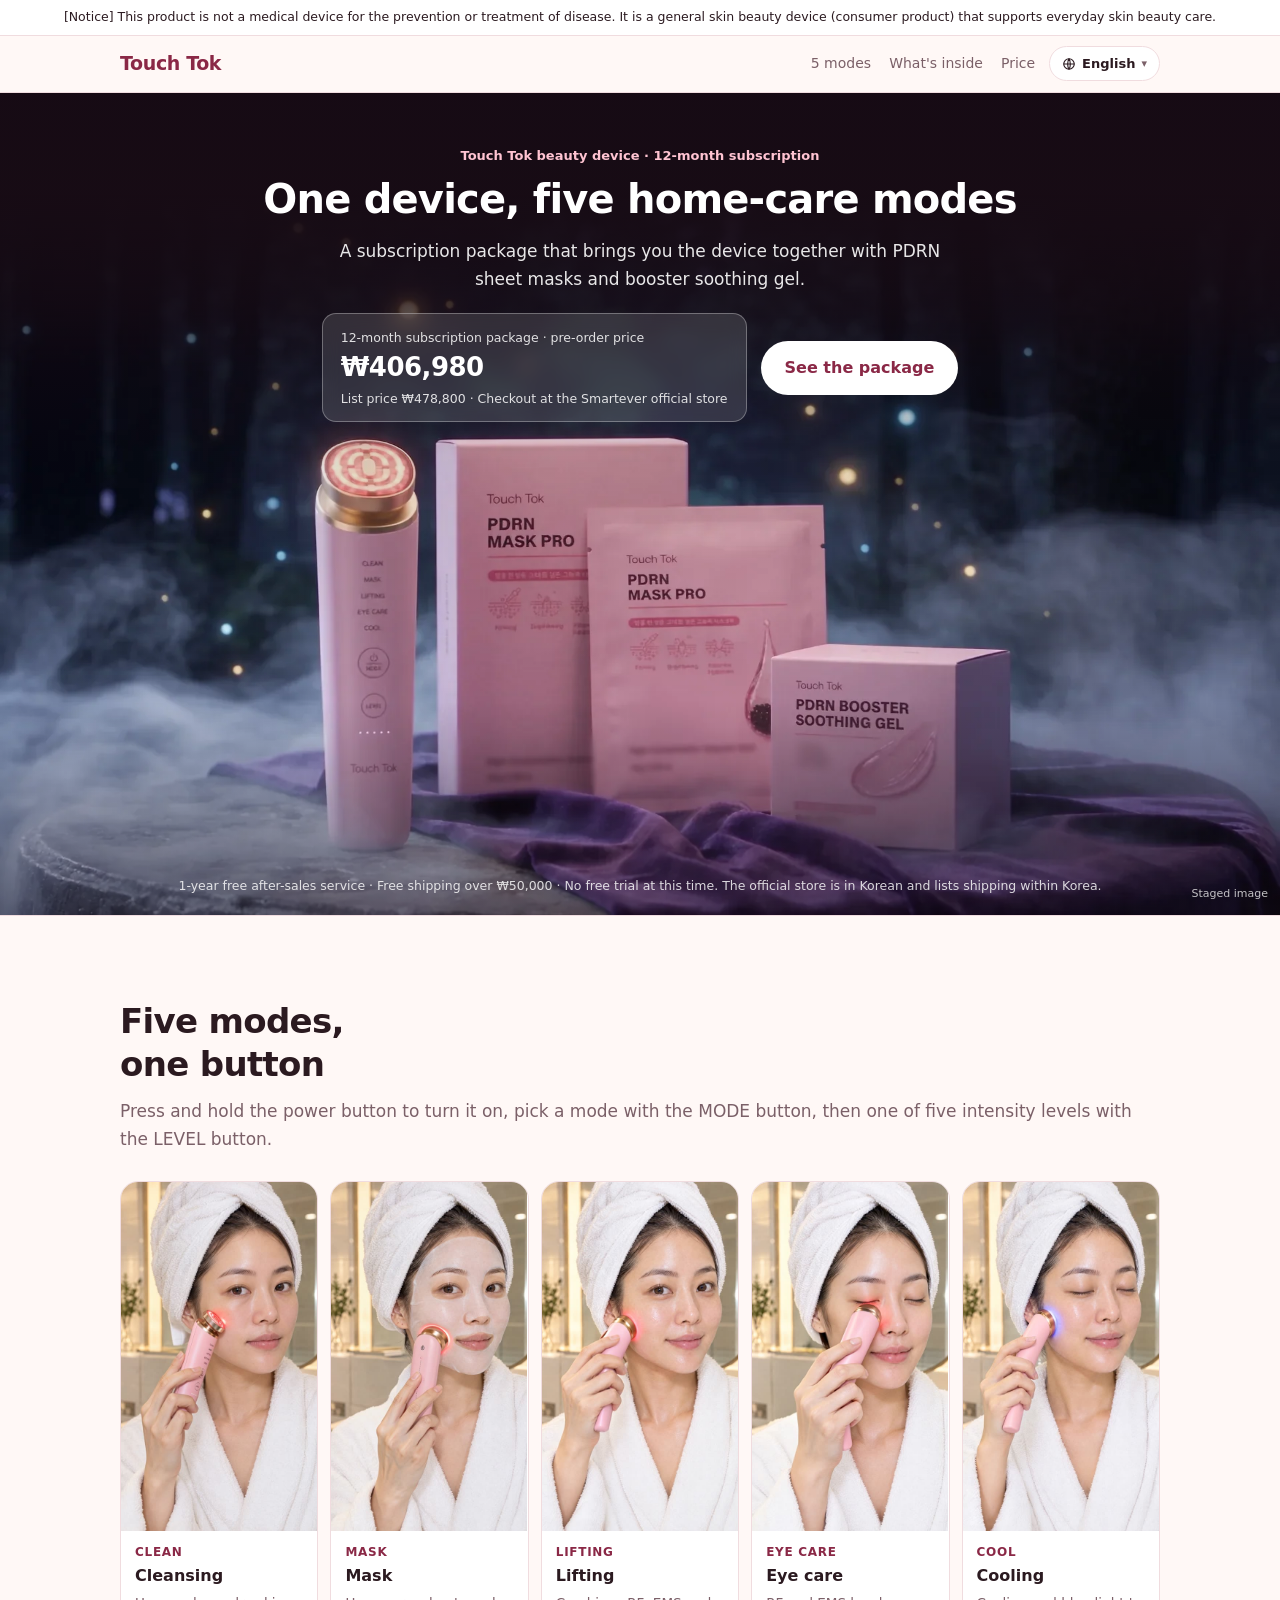
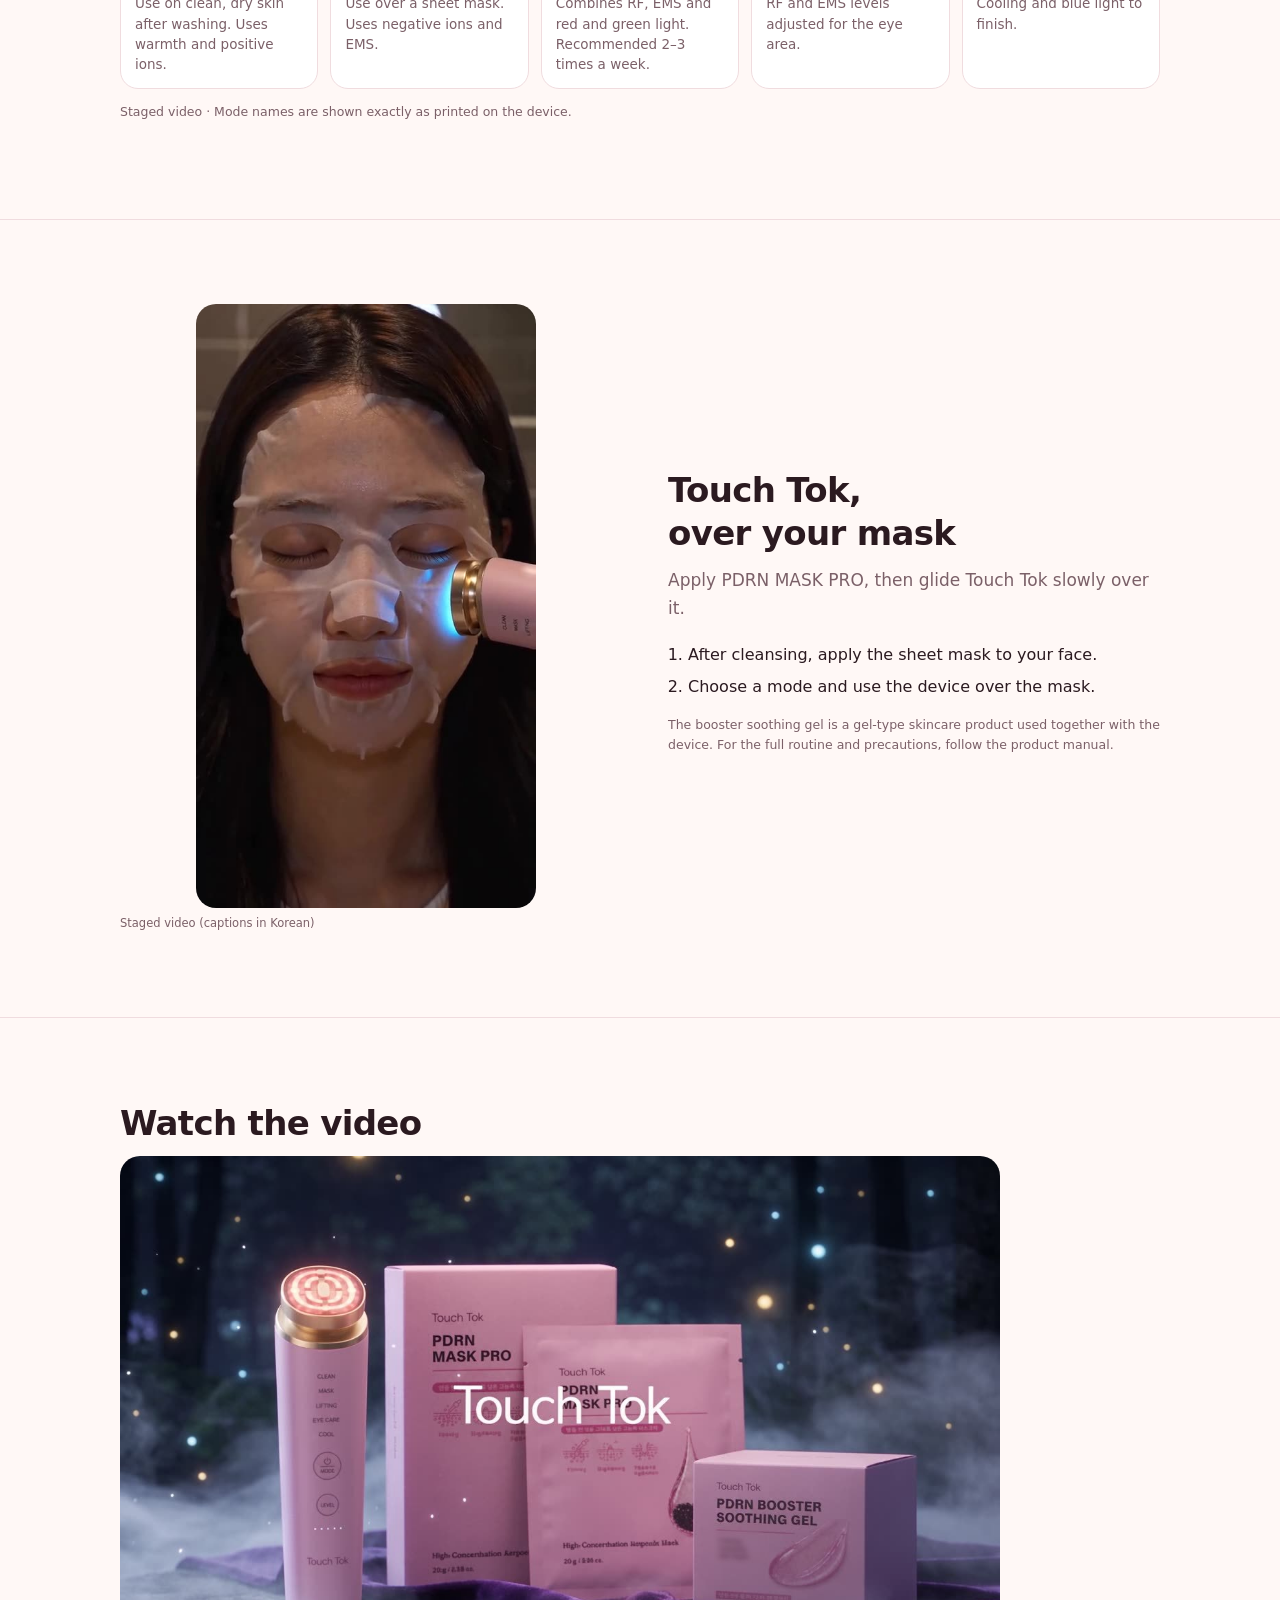
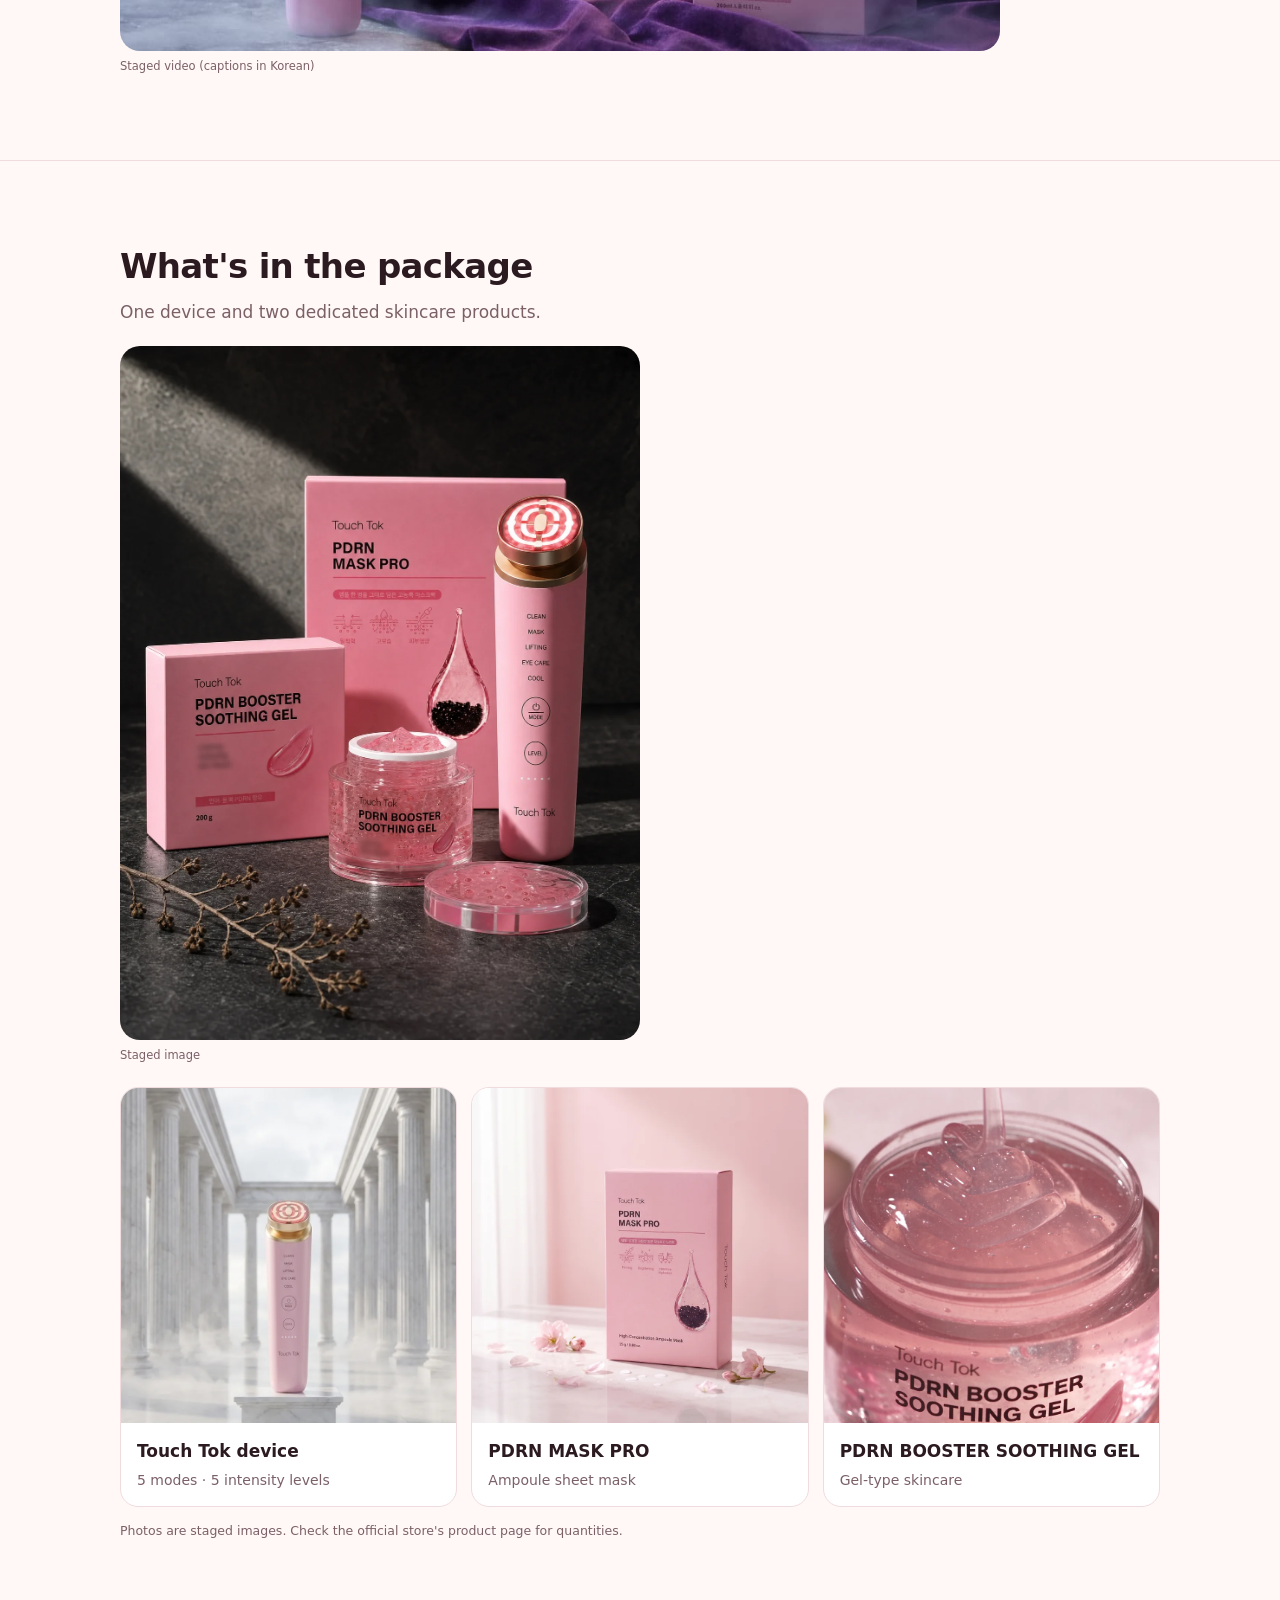
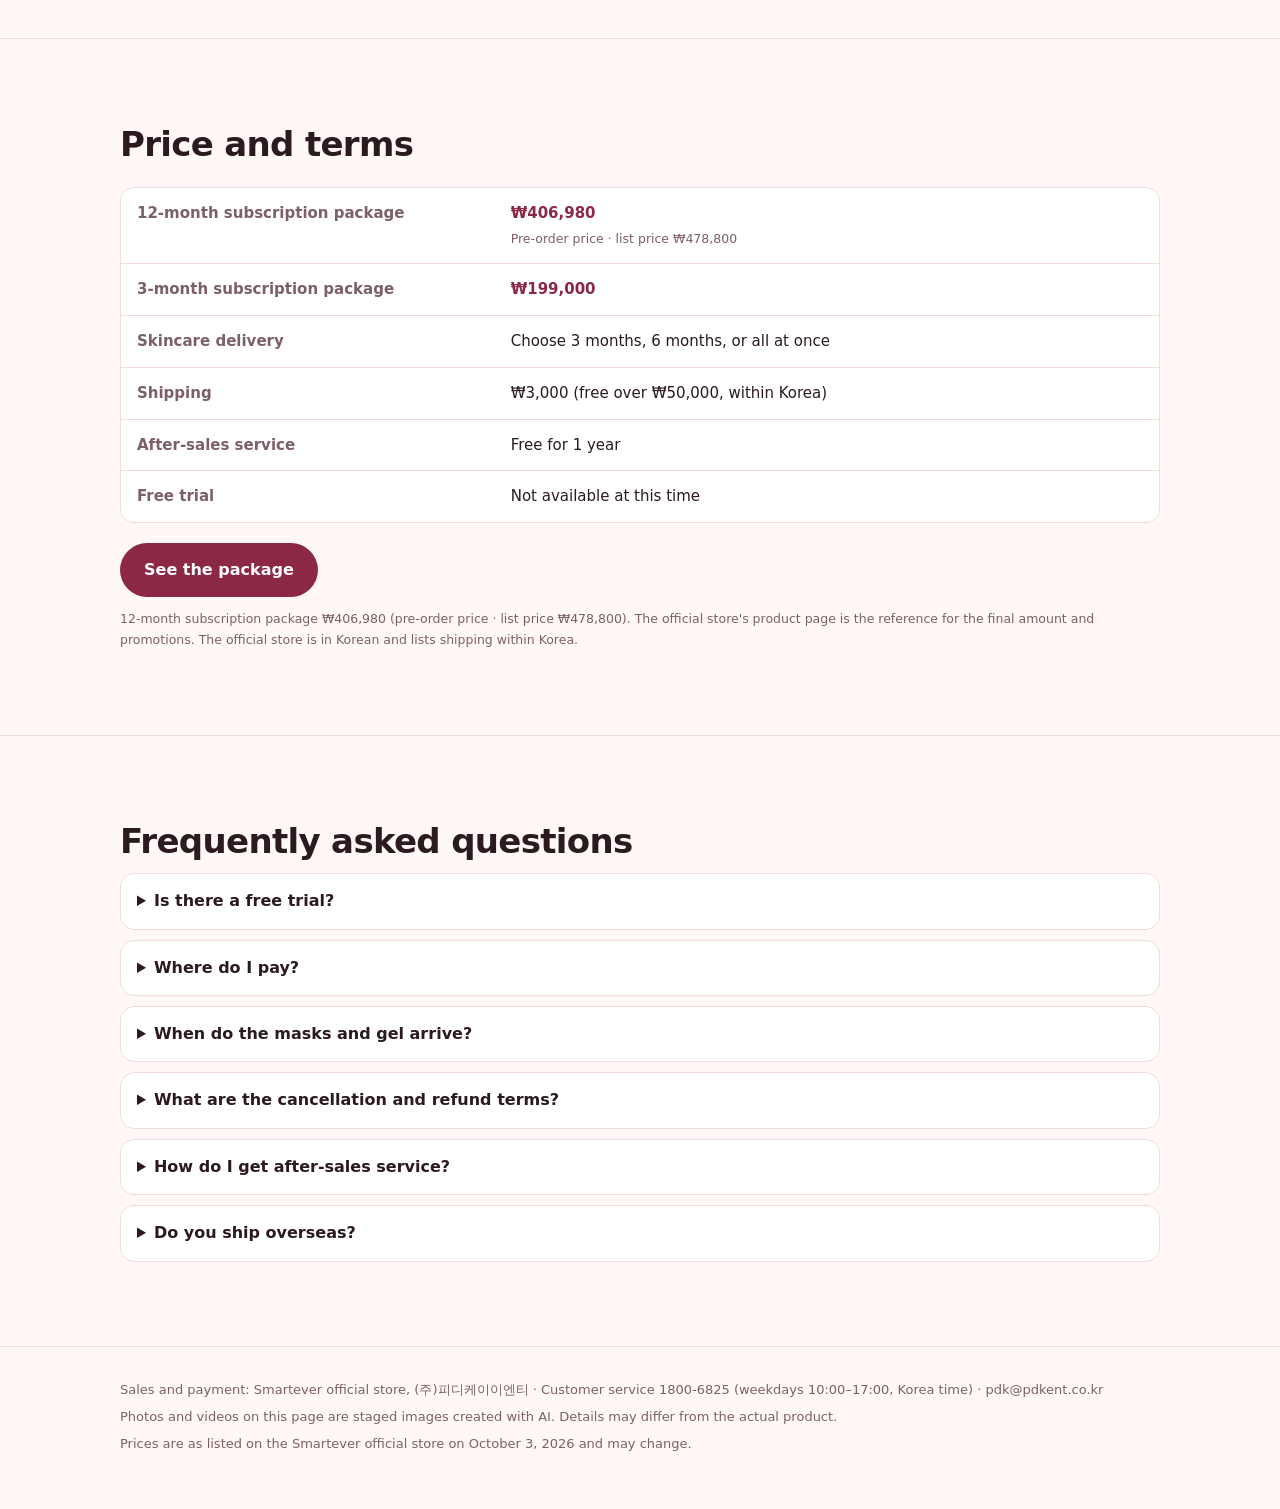
<file: en/index.html>
<!doctype html>
<html lang="en"><head><meta charset="utf-8"><meta name="viewport" content="width=device-width,initial-scale=1">
<title>Touch Tok | One device, five home-care modes</title><meta name="description" content="A 12-month subscription package: the Touch Tok beauty device with PDRN sheet masks and booster soothing gel."><link rel="canonical" href="https://touchtok.kr/en/"><meta property="og:url" content="https://touchtok.kr/en/"><link rel="alternate" hreflang="ko" href="https://touchtok.kr/"><link rel="alternate" hreflang="en" href="https://touchtok.kr/en/"><link rel="alternate" hreflang="ja" href="https://touchtok.kr/ja/"><link rel="alternate" hreflang="zh-Hans" href="https://touchtok.kr/zh/"><link rel="alternate" hreflang="es" href="https://touchtok.kr/es/"><link rel="alternate" hreflang="vi" href="https://touchtok.kr/vi/"><link rel="alternate" hreflang="x-default" href="https://touchtok.kr/">
<meta property="og:type" content="website"><meta property="og:title" content="Touch Tok | One device, five home-care modes"><meta property="og:description" content="A 12-month subscription package: the Touch Tok beauty device with PDRN sheet masks and booster soothing gel."><meta property="og:image" content="https://touchtok.kr/assets/og.jpg?v=5">
<link rel="stylesheet" href="../assets/site.css?v=5"></head><body><p class="legal">[Notice] This product is not a medical device for the prevention or treatment of disease. It is a general skin beauty device (consumer product) that supports everyday skin beauty care.</p>
<header class="top"><div class="w"><a class="logo" href="./">Touch Tok</a><nav><a class="pc" href="#modes">5 modes</a><a class="pc" href="#set">What's inside</a><a href="#price">Price</a></nav>
<details class="lang"><summary aria-label="Language"><svg width="14" height="14" viewBox="0 0 24 24" fill="none" stroke="currentColor" stroke-width="2" aria-hidden="true"><circle cx="12" cy="12" r="9"/><path d="M3 12h18M12 3c3 3.2 3 14.8 0 18M12 3c-3 3.2-3 14.8 0 18"/></svg>English</summary><div><a href="../" lang="ko">한국어</a><a href="../en/" lang="en" aria-current="page">English</a><a href="../ja/" lang="ja">日本語</a><a href="../zh/" lang="zh-Hans">简体中文</a><a href="../es/" lang="es">Español</a><a href="../vi/" lang="vi">Tiếng Việt</a></div></details></div></header>
<main>
<section class="hero"><picture class="hbg"><source media="(min-width:800px)" srcset="../img/hero-wide.webp"><img src="../img/hero-tall.webp" alt="Touch Tok device, PDRN MASK PRO, PDRN BOOSTER SOOTHING GEL"></picture><span class="hcap">Staged image</span>
<div class="w">
<div class="eyebrow">Touch Tok beauty device · 12-month subscription</div>
<h1>One device, <br>five home-care modes</h1>
<p class="lead">A subscription package that brings you the device together with PDRN sheet masks and booster soothing gel.</p>
<div class="hbuy"><div class="price"><span class="fine">12-month subscription package · pre-order price</span><b>₩406,980</b><span class="fine">List price ₩478,800 · Checkout at the Smartever official store</span></div><a class="btn" href="https://smartever.co.kr/product/detail.html?product_no=33">See the package</a></div>
<p class="fine">1-year free after-sales service · Free shipping over ₩50,000 · No free trial at this time. The official store is in Korean and lists shipping within Korea.</p></div></section>
<section id="modes"><div class="w">
<h2>Five modes,<br>one button</h2>
<p class="lead">Press and hold the power button to turn it on, pick a mode with the MODE button, then one of five intensity levels with the LEVEL button.</p>
<ul class="mrow"><li><div class="shot"><video data-auto src="../img/mode-clean.mp4" poster="../img/mode-clean.jpg" aria-label="CLEAN · Cleansing" muted loop playsinline preload="none"></video></div><span class="en">CLEAN</span><b>Cleansing</b><p>Use on clean, dry skin after washing. Uses warmth and positive ions.</p></li><li><div class="shot"><video data-auto src="../img/mode-mask.mp4" poster="../img/mode-mask.jpg" aria-label="MASK · Mask" muted loop playsinline preload="none"></video></div><span class="en">MASK</span><b>Mask</b><p>Use over a sheet mask. Uses negative ions and EMS.</p></li><li><div class="shot"><video data-auto src="../img/mode-lifting.mp4" poster="../img/mode-lifting.jpg" aria-label="LIFTING · Lifting" muted loop playsinline preload="none"></video></div><span class="en">LIFTING</span><b>Lifting</b><p>Combines RF, EMS and red and green light. Recommended 2–3 times a week.</p></li><li><div class="shot"><video data-auto src="../img/mode-eyecare.mp4" poster="../img/mode-eyecare.jpg" aria-label="EYE CARE · Eye care" muted loop playsinline preload="none"></video></div><span class="en">EYE CARE</span><b>Eye care</b><p>RF and EMS levels adjusted for the eye area.</p></li><li><div class="shot"><video data-auto src="../img/mode-cool.mp4" poster="../img/mode-cool.jpg" aria-label="COOL · Cooling" muted loop playsinline preload="none"></video></div><span class="en">COOL</span><b>Cooling</b><p>Cooling and blue light to finish.</p></li></ul><p class="fine">Staged video · Mode names are shown exactly as printed on the device.</p></div></section>
<section id="how"><div class="w two"><figure><div class="shot v9"><video src="../img/use.mp4" poster="../img/use.jpg" aria-label="Using Touch Tok over a sheet mask" autoplay muted loop playsinline preload="metadata"></video></div><figcaption>Staged video (captions in Korean)</figcaption></figure><div>
<h2>Touch Tok,<br>over your mask</h2>
<p class="lead">Apply PDRN MASK PRO, then glide Touch Tok slowly over it.</p>
<ol><li>After cleansing, apply the sheet mask to your face.</li><li>Choose a mode and use the device over the mask.</li></ol>
<p class="fine">The booster soothing gel is a gel-type skincare product used together with the device. For the full routine and precautions, follow the product manual.</p></div></div></section>
<section><div class="w"><h2>Watch the video</h2><div class="film"><figure><div class="shot v16"><video src="../img/film.mp4" poster="../img/film.jpg" aria-label="The Touch Tok set and how it is used" autoplay muted loop playsinline preload="metadata"></video></div><figcaption>Staged video (captions in Korean)</figcaption></figure></div></div></section>
<section id="set"><div class="w"><h2>What's in the package</h2><p class="lead">One device and two dedicated skincare products.</p>
<div class="setfig"><figure><div class="shot a34"><img src="../img/set.webp" alt="Touch Tok device, PDRN MASK PRO, PDRN BOOSTER SOOTHING GEL" loading="lazy"></div><figcaption>Staged image</figcaption></figure></div>
<div class="cards"><div class="card"><div class="ph"><img src="../img/device2.webp" alt="Touch Tok device" loading="lazy"></div><div class="tx"><h3>Touch Tok device</h3><p>5 modes · 5 intensity levels</p></div></div><div class="card"><div class="ph"><img src="../img/mask.webp" alt="PDRN MASK PRO" loading="lazy"></div><div class="tx"><h3>PDRN MASK PRO</h3><p>Ampoule sheet mask</p></div></div><div class="card"><div class="ph"><img src="../img/gel.webp" alt="PDRN BOOSTER SOOTHING GEL" loading="lazy"></div><div class="tx"><h3>PDRN BOOSTER SOOTHING GEL</h3><p>Gel-type skincare</p></div></div></div>
<p class="fine">Photos are staged images. Check the official store's product page for quantities.</p></div></section>
<section id="price"><div class="w"><h2>Price and terms</h2>
<table><tr><th>12-month subscription package</th><td><b>₩406,980</b><br><span class="fine">Pre-order price · list price ₩478,800</span></td></tr>
<tr><th>3-month subscription package</th><td><b>₩199,000</b></td></tr>
<tr><th>Skincare delivery</th><td>Choose 3 months, 6 months, or all at once</td></tr>
<tr><th>Shipping</th><td>₩3,000 (free over ₩50,000, within Korea)</td></tr>
<tr><th>After-sales service</th><td>Free for 1 year</td></tr>
<tr><th>Free trial</th><td>Not available at this time</td></tr></table>
<a class="btn" href="https://smartever.co.kr/product/detail.html?product_no=33">See the package</a>
<p class="fine" style="margin:12px 0 0">12-month subscription package ₩406,980 (pre-order price · list price ₩478,800). The official store's product page is the reference for the final amount and promotions. The official store is in Korean and lists shipping within Korea.</p></div></section>
<section class="faq"><div class="w"><h2>Frequently asked questions</h2><details><summary>Is there a free trial?</summary><p>Not at this time.</p></details><details><summary>Where do I pay?</summary><p>At the Smartever official store (smartever.co.kr). The button below opens the product page. The store is in Korean.</p></details><details><summary>When do the masks and gel arrive?</summary><p>When ordering, you choose delivery over 3 months, 6 months, or all at once.</p></details><details><summary>What are the cancellation and refund terms?</summary><p>They follow the notice on the official store's product page. For questions, contact customer service at 1800-6825 (weekdays 10:00–17:00, Korea time).</p></details><details><summary>How do I get after-sales service?</summary><p>Purchases from the official seller come with 1 year of free after-sales service.</p></details><details><summary>Do you ship overseas?</summary><p>The official store currently lists shipping within Korea. If you are ordering from abroad, please check the product page first.</p></details></div></section>
</main>
<footer><div class="w"><p>Sales and payment: Smartever official store, (주)피디케이이엔티 · Customer service 1800-6825 (weekdays 10:00–17:00, Korea time) · pdk@pdkent.co.kr</p><p>Photos and videos on this page are staged images created with AI. Details may differ from the actual product.</p><p>Prices are as listed on the Smartever official store on October 3, 2026 and may change.</p></div></footer>
<div class="sticky"><a class="btn" href="https://smartever.co.kr/product/detail.html?product_no=33">See the package · ₩406,980</a></div>
<script>(function(){var v=[].slice.call(document.querySelectorAll("video[data-auto]"));if(!("IntersectionObserver" in window)){v.forEach(function(x){x.controls=true});return}var o=new IntersectionObserver(function(es){es.forEach(function(e){if(e.isIntersecting){var p=e.target.play();if(p&&p.catch)p.catch(function(){})}else e.target.pause()})},{threshold:.5});v.forEach(function(x){o.observe(x)})})()</script></body></html>
</file>
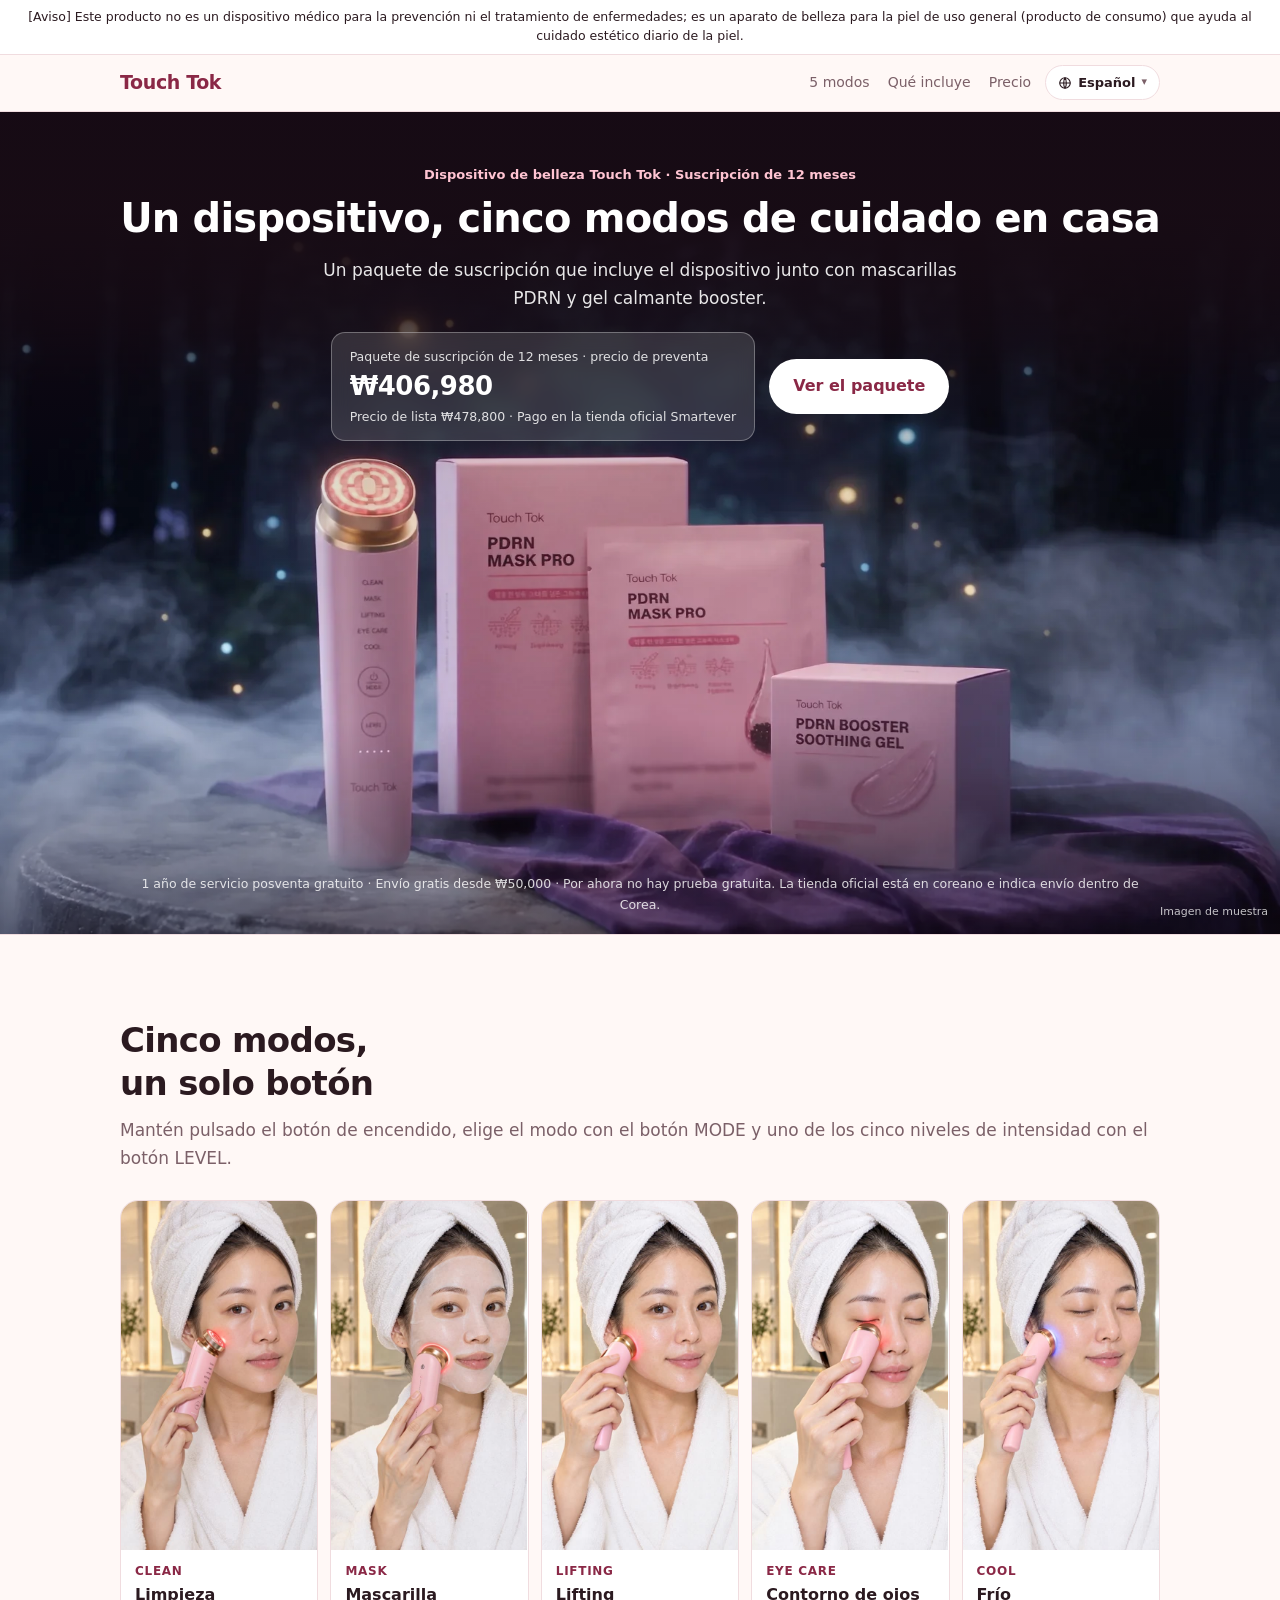
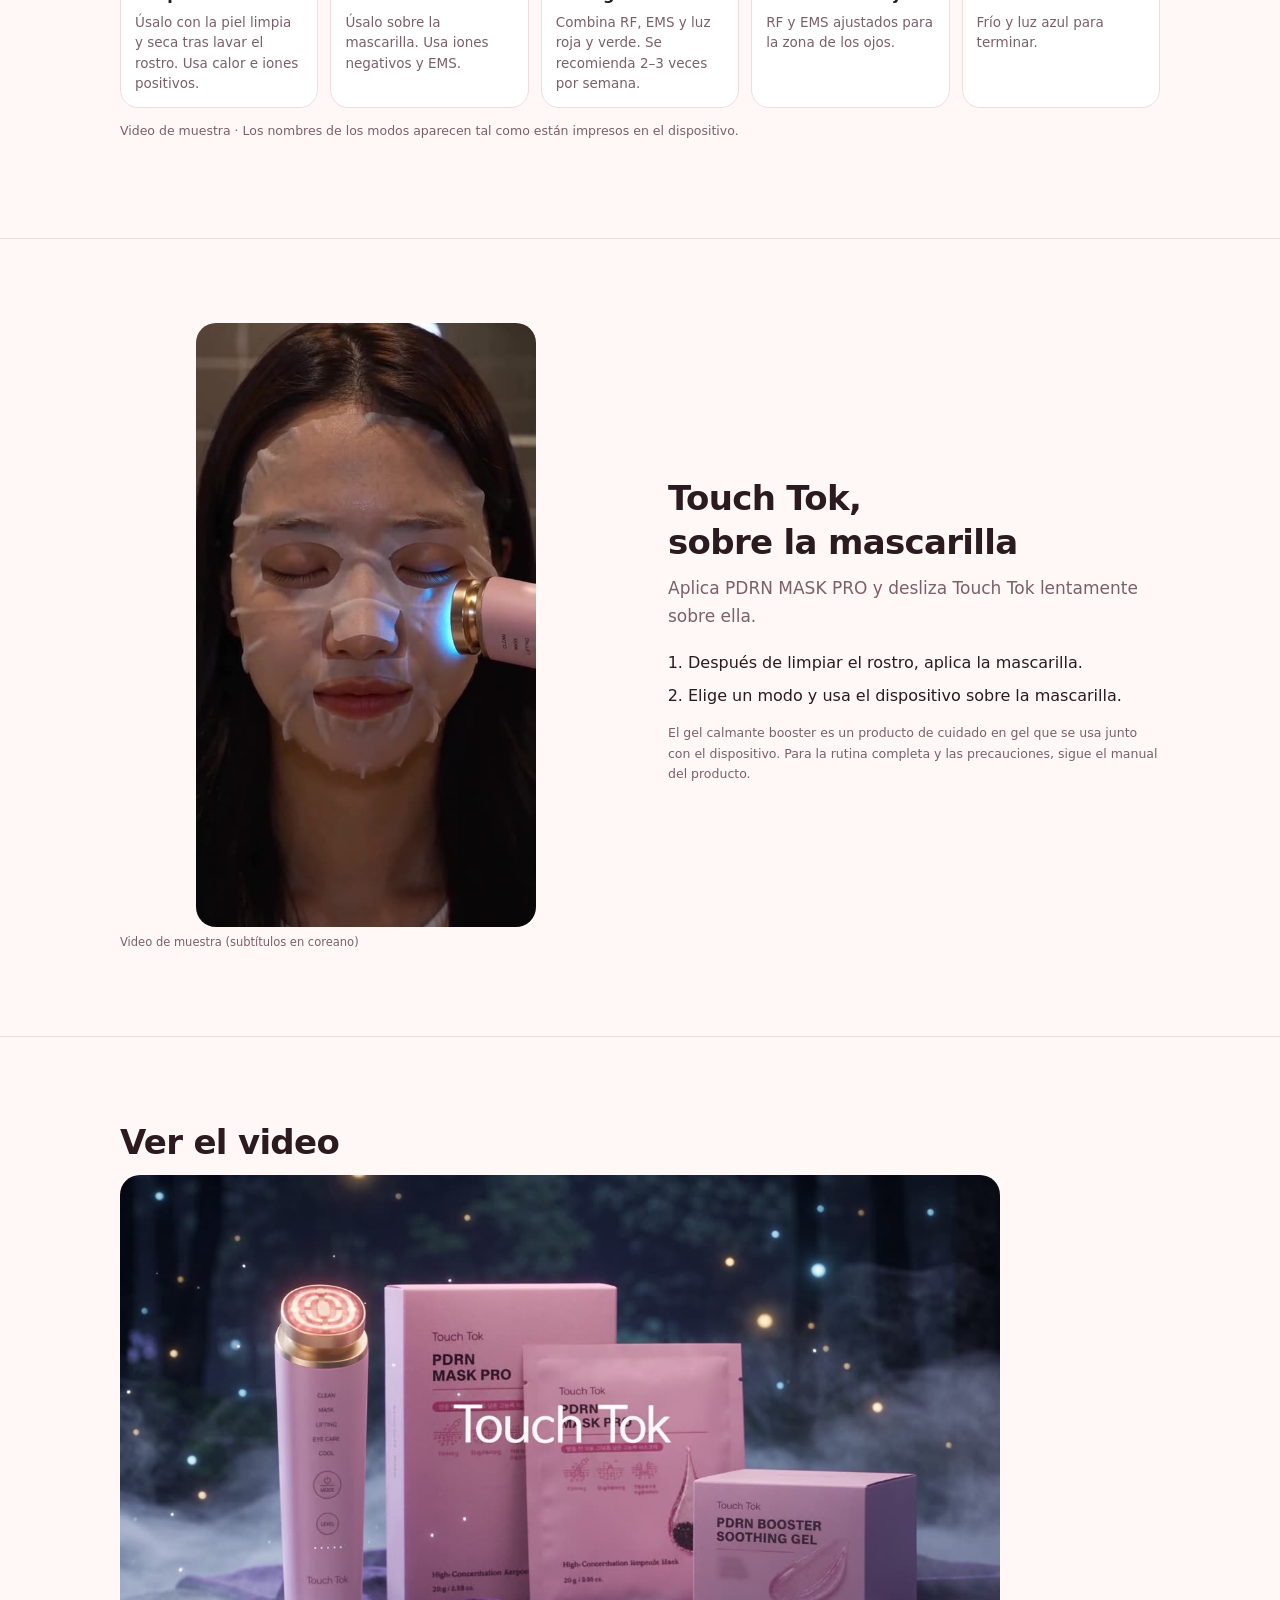
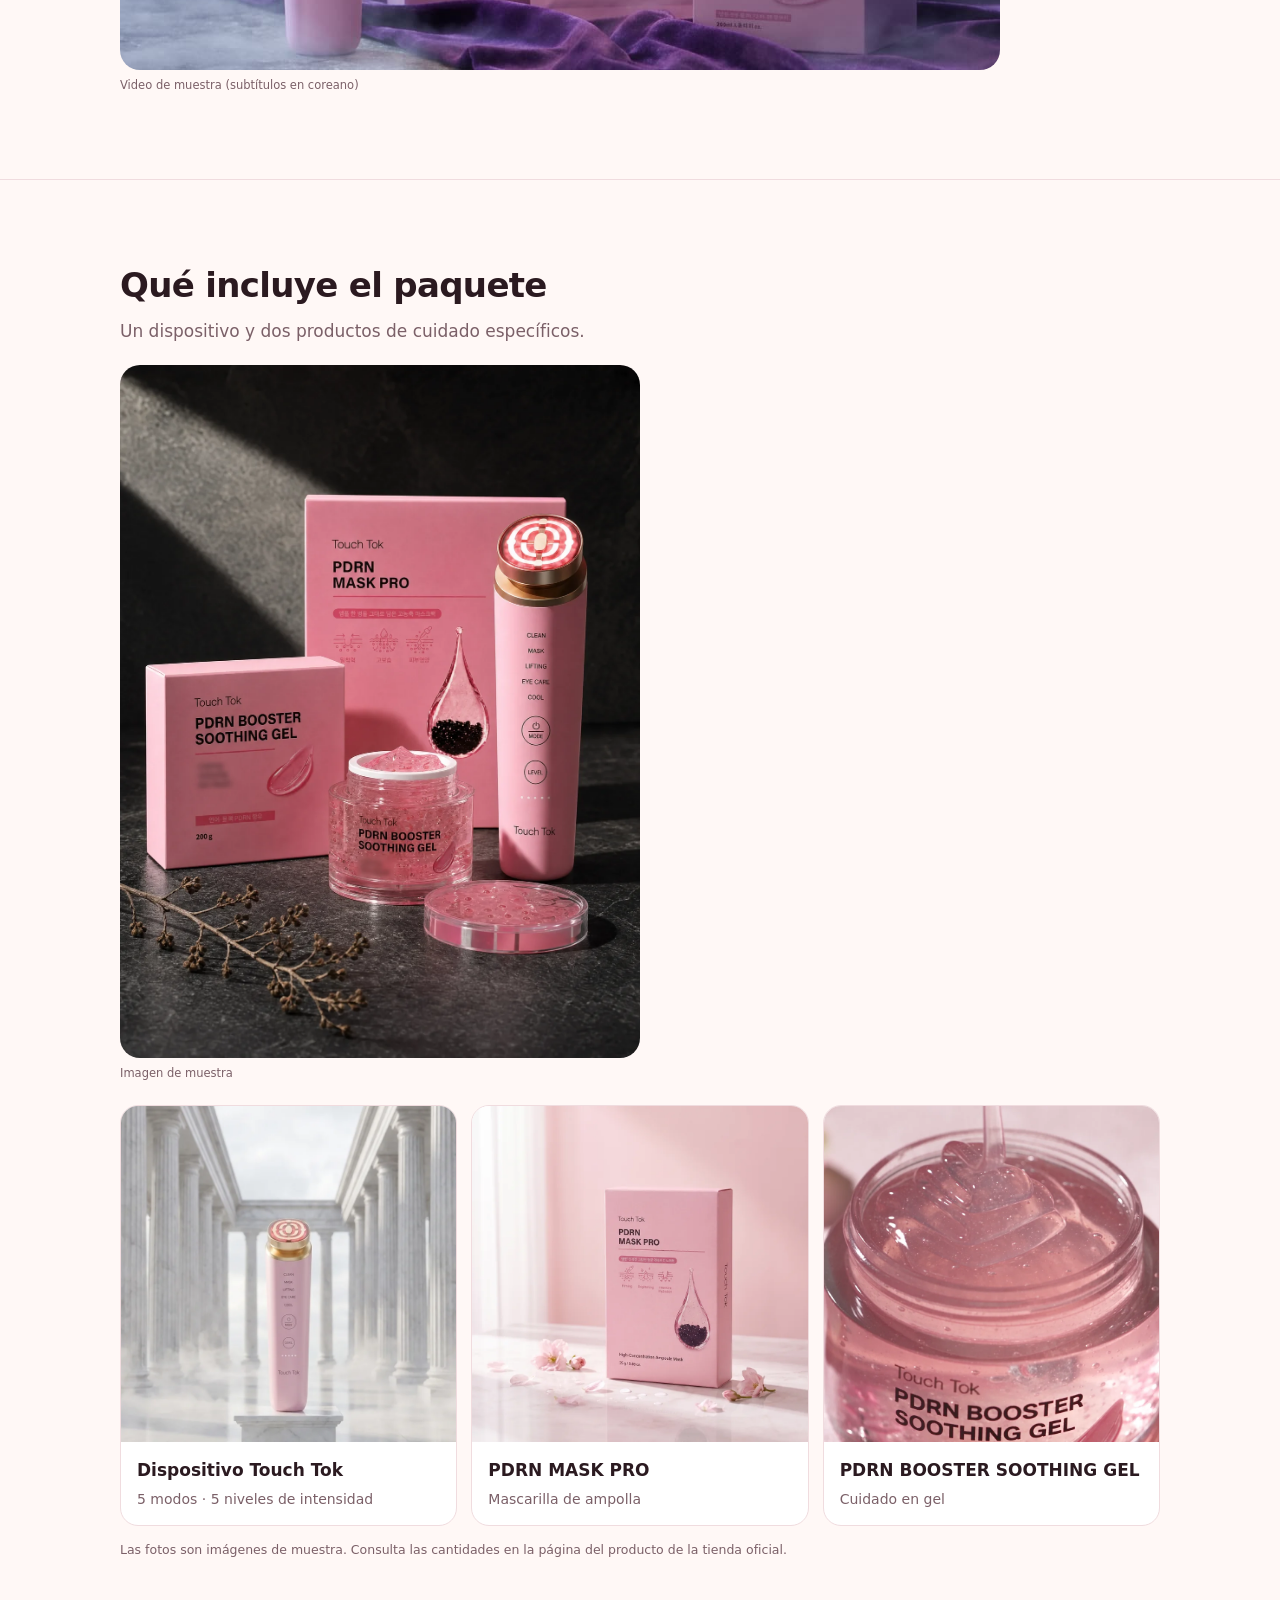
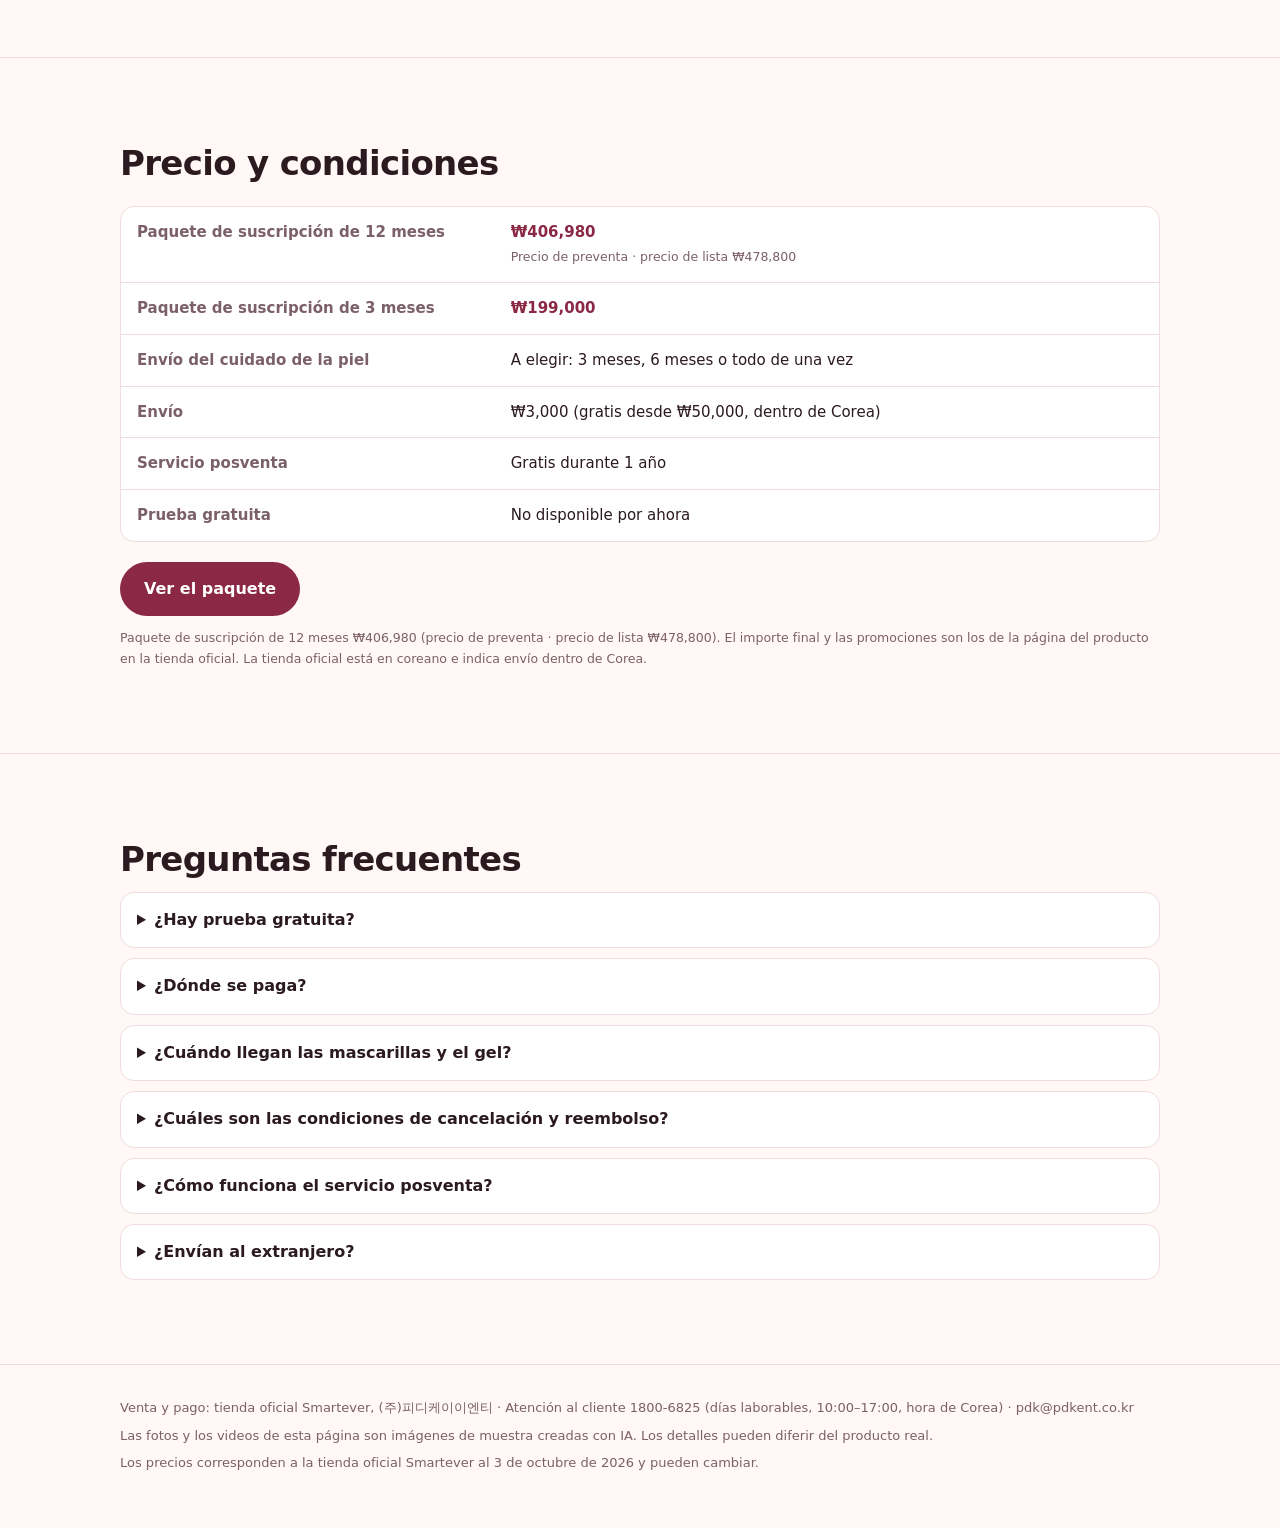
<file: es/index.html>
<!doctype html>
<html lang="es"><head><meta charset="utf-8"><meta name="viewport" content="width=device-width,initial-scale=1">
<title>Touch Tok | Un dispositivo, cinco modos de cuidado en casa</title><meta name="description" content="Paquete de suscripción de 12 meses: el dispositivo de belleza Touch Tok con mascarillas PDRN y gel calmante booster."><link rel="canonical" href="https://touchtok.kr/es/"><meta property="og:url" content="https://touchtok.kr/es/"><link rel="alternate" hreflang="ko" href="https://touchtok.kr/"><link rel="alternate" hreflang="en" href="https://touchtok.kr/en/"><link rel="alternate" hreflang="ja" href="https://touchtok.kr/ja/"><link rel="alternate" hreflang="zh-Hans" href="https://touchtok.kr/zh/"><link rel="alternate" hreflang="es" href="https://touchtok.kr/es/"><link rel="alternate" hreflang="vi" href="https://touchtok.kr/vi/"><link rel="alternate" hreflang="x-default" href="https://touchtok.kr/">
<meta property="og:type" content="website"><meta property="og:title" content="Touch Tok | Un dispositivo, cinco modos de cuidado en casa"><meta property="og:description" content="Paquete de suscripción de 12 meses: el dispositivo de belleza Touch Tok con mascarillas PDRN y gel calmante booster."><meta property="og:image" content="https://touchtok.kr/assets/og.jpg?v=5">
<link rel="stylesheet" href="../assets/site.css?v=5"></head><body><p class="legal">[Aviso] Este producto no es un dispositivo médico para la prevención ni el tratamiento de enfermedades; es un aparato de belleza para la piel de uso general (producto de consumo) que ayuda al cuidado estético diario de la piel.</p>
<header class="top"><div class="w"><a class="logo" href="./">Touch Tok</a><nav><a class="pc" href="#modes">5 modos</a><a class="pc" href="#set">Qué incluye</a><a href="#price">Precio</a></nav>
<details class="lang"><summary aria-label="Language"><svg width="14" height="14" viewBox="0 0 24 24" fill="none" stroke="currentColor" stroke-width="2" aria-hidden="true"><circle cx="12" cy="12" r="9"/><path d="M3 12h18M12 3c3 3.2 3 14.8 0 18M12 3c-3 3.2-3 14.8 0 18"/></svg>Español</summary><div><a href="../" lang="ko">한국어</a><a href="../en/" lang="en">English</a><a href="../ja/" lang="ja">日本語</a><a href="../zh/" lang="zh-Hans">简体中文</a><a href="../es/" lang="es" aria-current="page">Español</a><a href="../vi/" lang="vi">Tiếng Việt</a></div></details></div></header>
<main>
<section class="hero"><picture class="hbg"><source media="(min-width:800px)" srcset="../img/hero-wide.webp"><img src="../img/hero-tall.webp" alt="Dispositivo Touch Tok, PDRN MASK PRO, PDRN BOOSTER SOOTHING GEL"></picture><span class="hcap">Imagen de muestra</span>
<div class="w">
<div class="eyebrow">Dispositivo de belleza Touch Tok · Suscripción de 12 meses</div>
<h1>Un dispositivo, <br>cinco modos de cuidado en casa</h1>
<p class="lead">Un paquete de suscripción que incluye el dispositivo junto con mascarillas PDRN y gel calmante booster.</p>
<div class="hbuy"><div class="price"><span class="fine">Paquete de suscripción de 12 meses · precio de preventa</span><b>₩406,980</b><span class="fine">Precio de lista ₩478,800 · Pago en la tienda oficial Smartever</span></div><a class="btn" href="https://smartever.co.kr/product/detail.html?product_no=33">Ver el paquete</a></div>
<p class="fine">1 año de servicio posventa gratuito · Envío gratis desde ₩50,000 · Por ahora no hay prueba gratuita. La tienda oficial está en coreano e indica envío dentro de Corea.</p></div></section>
<section id="modes"><div class="w">
<h2>Cinco modos,<br>un solo botón</h2>
<p class="lead">Mantén pulsado el botón de encendido, elige el modo con el botón MODE y uno de los cinco niveles de intensidad con el botón LEVEL.</p>
<ul class="mrow"><li><div class="shot"><video data-auto src="../img/mode-clean.mp4" poster="../img/mode-clean.jpg" aria-label="CLEAN · Limpieza" muted loop playsinline preload="none"></video></div><span class="en">CLEAN</span><b>Limpieza</b><p>Úsalo con la piel limpia y seca tras lavar el rostro. Usa calor e iones positivos.</p></li><li><div class="shot"><video data-auto src="../img/mode-mask.mp4" poster="../img/mode-mask.jpg" aria-label="MASK · Mascarilla" muted loop playsinline preload="none"></video></div><span class="en">MASK</span><b>Mascarilla</b><p>Úsalo sobre la mascarilla. Usa iones negativos y EMS.</p></li><li><div class="shot"><video data-auto src="../img/mode-lifting.mp4" poster="../img/mode-lifting.jpg" aria-label="LIFTING · Lifting" muted loop playsinline preload="none"></video></div><span class="en">LIFTING</span><b>Lifting</b><p>Combina RF, EMS y luz roja y verde. Se recomienda 2–3 veces por semana.</p></li><li><div class="shot"><video data-auto src="../img/mode-eyecare.mp4" poster="../img/mode-eyecare.jpg" aria-label="EYE CARE · Contorno de ojos" muted loop playsinline preload="none"></video></div><span class="en">EYE CARE</span><b>Contorno de ojos</b><p>RF y EMS ajustados para la zona de los ojos.</p></li><li><div class="shot"><video data-auto src="../img/mode-cool.mp4" poster="../img/mode-cool.jpg" aria-label="COOL · Frío" muted loop playsinline preload="none"></video></div><span class="en">COOL</span><b>Frío</b><p>Frío y luz azul para terminar.</p></li></ul><p class="fine">Video de muestra · Los nombres de los modos aparecen tal como están impresos en el dispositivo.</p></div></section>
<section id="how"><div class="w two"><figure><div class="shot v9"><video src="../img/use.mp4" poster="../img/use.jpg" aria-label="Uso de Touch Tok sobre la mascarilla" autoplay muted loop playsinline preload="metadata"></video></div><figcaption>Video de muestra (subtítulos en coreano)</figcaption></figure><div>
<h2>Touch Tok,<br>sobre la mascarilla</h2>
<p class="lead">Aplica PDRN MASK PRO y desliza Touch Tok lentamente sobre ella.</p>
<ol><li>Después de limpiar el rostro, aplica la mascarilla.</li><li>Elige un modo y usa el dispositivo sobre la mascarilla.</li></ol>
<p class="fine">El gel calmante booster es un producto de cuidado en gel que se usa junto con el dispositivo. Para la rutina completa y las precauciones, sigue el manual del producto.</p></div></div></section>
<section><div class="w"><h2>Ver el video</h2><div class="film"><figure><div class="shot v16"><video src="../img/film.mp4" poster="../img/film.jpg" aria-label="El set Touch Tok y cómo se usa" autoplay muted loop playsinline preload="metadata"></video></div><figcaption>Video de muestra (subtítulos en coreano)</figcaption></figure></div></div></section>
<section id="set"><div class="w"><h2>Qué incluye el paquete</h2><p class="lead">Un dispositivo y dos productos de cuidado específicos.</p>
<div class="setfig"><figure><div class="shot a34"><img src="../img/set.webp" alt="Dispositivo Touch Tok, PDRN MASK PRO, PDRN BOOSTER SOOTHING GEL" loading="lazy"></div><figcaption>Imagen de muestra</figcaption></figure></div>
<div class="cards"><div class="card"><div class="ph"><img src="../img/device2.webp" alt="Dispositivo Touch Tok" loading="lazy"></div><div class="tx"><h3>Dispositivo Touch Tok</h3><p>5 modos · 5 niveles de intensidad</p></div></div><div class="card"><div class="ph"><img src="../img/mask.webp" alt="PDRN MASK PRO" loading="lazy"></div><div class="tx"><h3>PDRN MASK PRO</h3><p>Mascarilla de ampolla</p></div></div><div class="card"><div class="ph"><img src="../img/gel.webp" alt="PDRN BOOSTER SOOTHING GEL" loading="lazy"></div><div class="tx"><h3>PDRN BOOSTER SOOTHING GEL</h3><p>Cuidado en gel</p></div></div></div>
<p class="fine">Las fotos son imágenes de muestra. Consulta las cantidades en la página del producto de la tienda oficial.</p></div></section>
<section id="price"><div class="w"><h2>Precio y condiciones</h2>
<table><tr><th>Paquete de suscripción de 12 meses</th><td><b>₩406,980</b><br><span class="fine">Precio de preventa · precio de lista ₩478,800</span></td></tr>
<tr><th>Paquete de suscripción de 3 meses</th><td><b>₩199,000</b></td></tr>
<tr><th>Envío del cuidado de la piel</th><td>A elegir: 3 meses, 6 meses o todo de una vez</td></tr>
<tr><th>Envío</th><td>₩3,000 (gratis desde ₩50,000, dentro de Corea)</td></tr>
<tr><th>Servicio posventa</th><td>Gratis durante 1 año</td></tr>
<tr><th>Prueba gratuita</th><td>No disponible por ahora</td></tr></table>
<a class="btn" href="https://smartever.co.kr/product/detail.html?product_no=33">Ver el paquete</a>
<p class="fine" style="margin:12px 0 0">Paquete de suscripción de 12 meses ₩406,980 (precio de preventa · precio de lista ₩478,800). El importe final y las promociones son los de la página del producto en la tienda oficial. La tienda oficial está en coreano e indica envío dentro de Corea.</p></div></section>
<section class="faq"><div class="w"><h2>Preguntas frecuentes</h2><details><summary>¿Hay prueba gratuita?</summary><p>Por ahora no.</p></details><details><summary>¿Dónde se paga?</summary><p>En la tienda oficial Smartever (smartever.co.kr). El botón de abajo abre la página del producto. La tienda está en coreano.</p></details><details><summary>¿Cuándo llegan las mascarillas y el gel?</summary><p>Al hacer el pedido eliges envío en 3 meses, 6 meses o todo de una vez.</p></details><details><summary>¿Cuáles son las condiciones de cancelación y reembolso?</summary><p>Las que indica la página del producto en la tienda oficial. Si tienes dudas, contacta con atención al cliente: 1800-6825 (días laborables, 10:00–17:00, hora de Corea).</p></details><details><summary>¿Cómo funciona el servicio posventa?</summary><p>Las compras al vendedor oficial incluyen 1 año de servicio posventa gratuito.</p></details><details><summary>¿Envían al extranjero?</summary><p>La tienda oficial indica actualmente envío dentro de Corea. Si compras desde otro país, confírmalo antes en la página del producto.</p></details></div></section>
</main>
<footer><div class="w"><p>Venta y pago: tienda oficial Smartever, (주)피디케이이엔티 · Atención al cliente 1800-6825 (días laborables, 10:00–17:00, hora de Corea) · pdk@pdkent.co.kr</p><p>Las fotos y los videos de esta página son imágenes de muestra creadas con IA. Los detalles pueden diferir del producto real.</p><p>Los precios corresponden a la tienda oficial Smartever al 3 de octubre de 2026 y pueden cambiar.</p></div></footer>
<div class="sticky"><a class="btn" href="https://smartever.co.kr/product/detail.html?product_no=33">Ver el paquete · ₩406,980</a></div>
<script>(function(){var v=[].slice.call(document.querySelectorAll("video[data-auto]"));if(!("IntersectionObserver" in window)){v.forEach(function(x){x.controls=true});return}var o=new IntersectionObserver(function(es){es.forEach(function(e){if(e.isIntersecting){var p=e.target.play();if(p&&p.catch)p.catch(function(){})}else e.target.pause()})},{threshold:.5});v.forEach(function(x){o.observe(x)})})()</script></body></html>
</file>
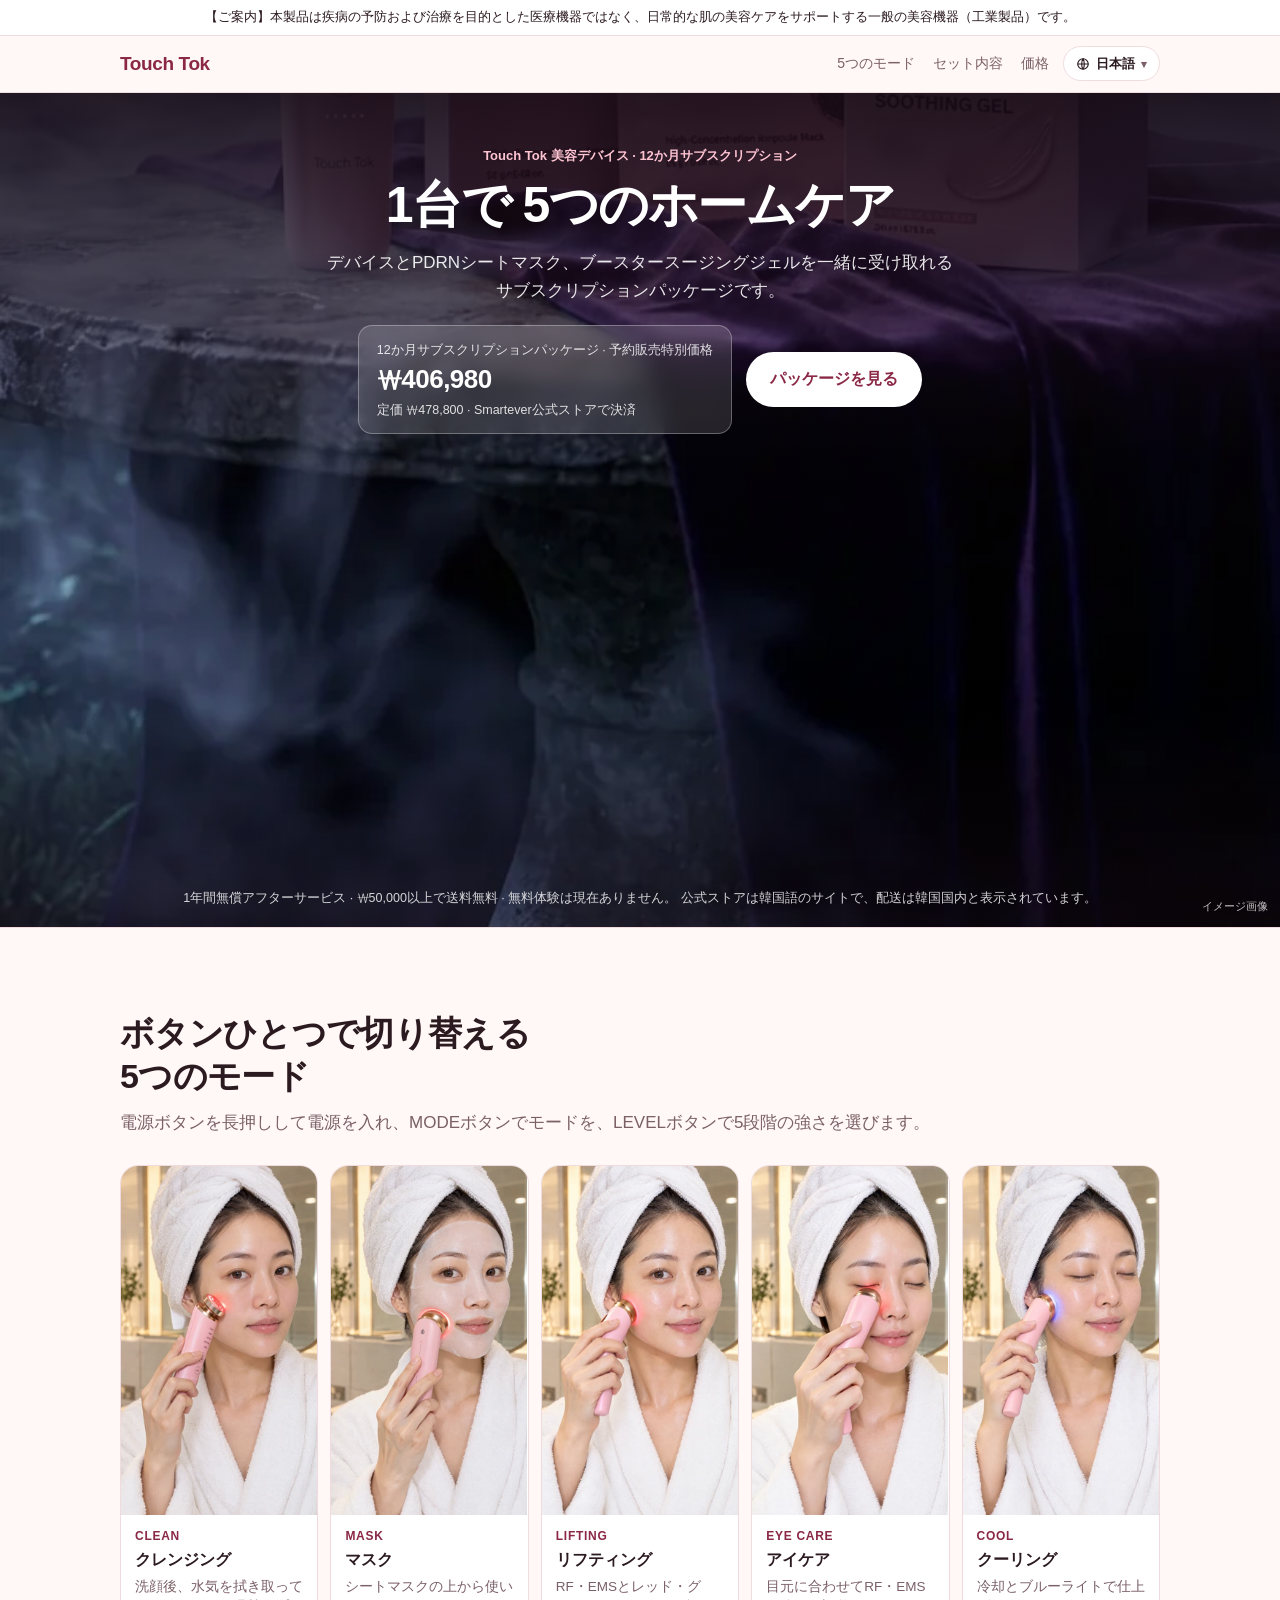
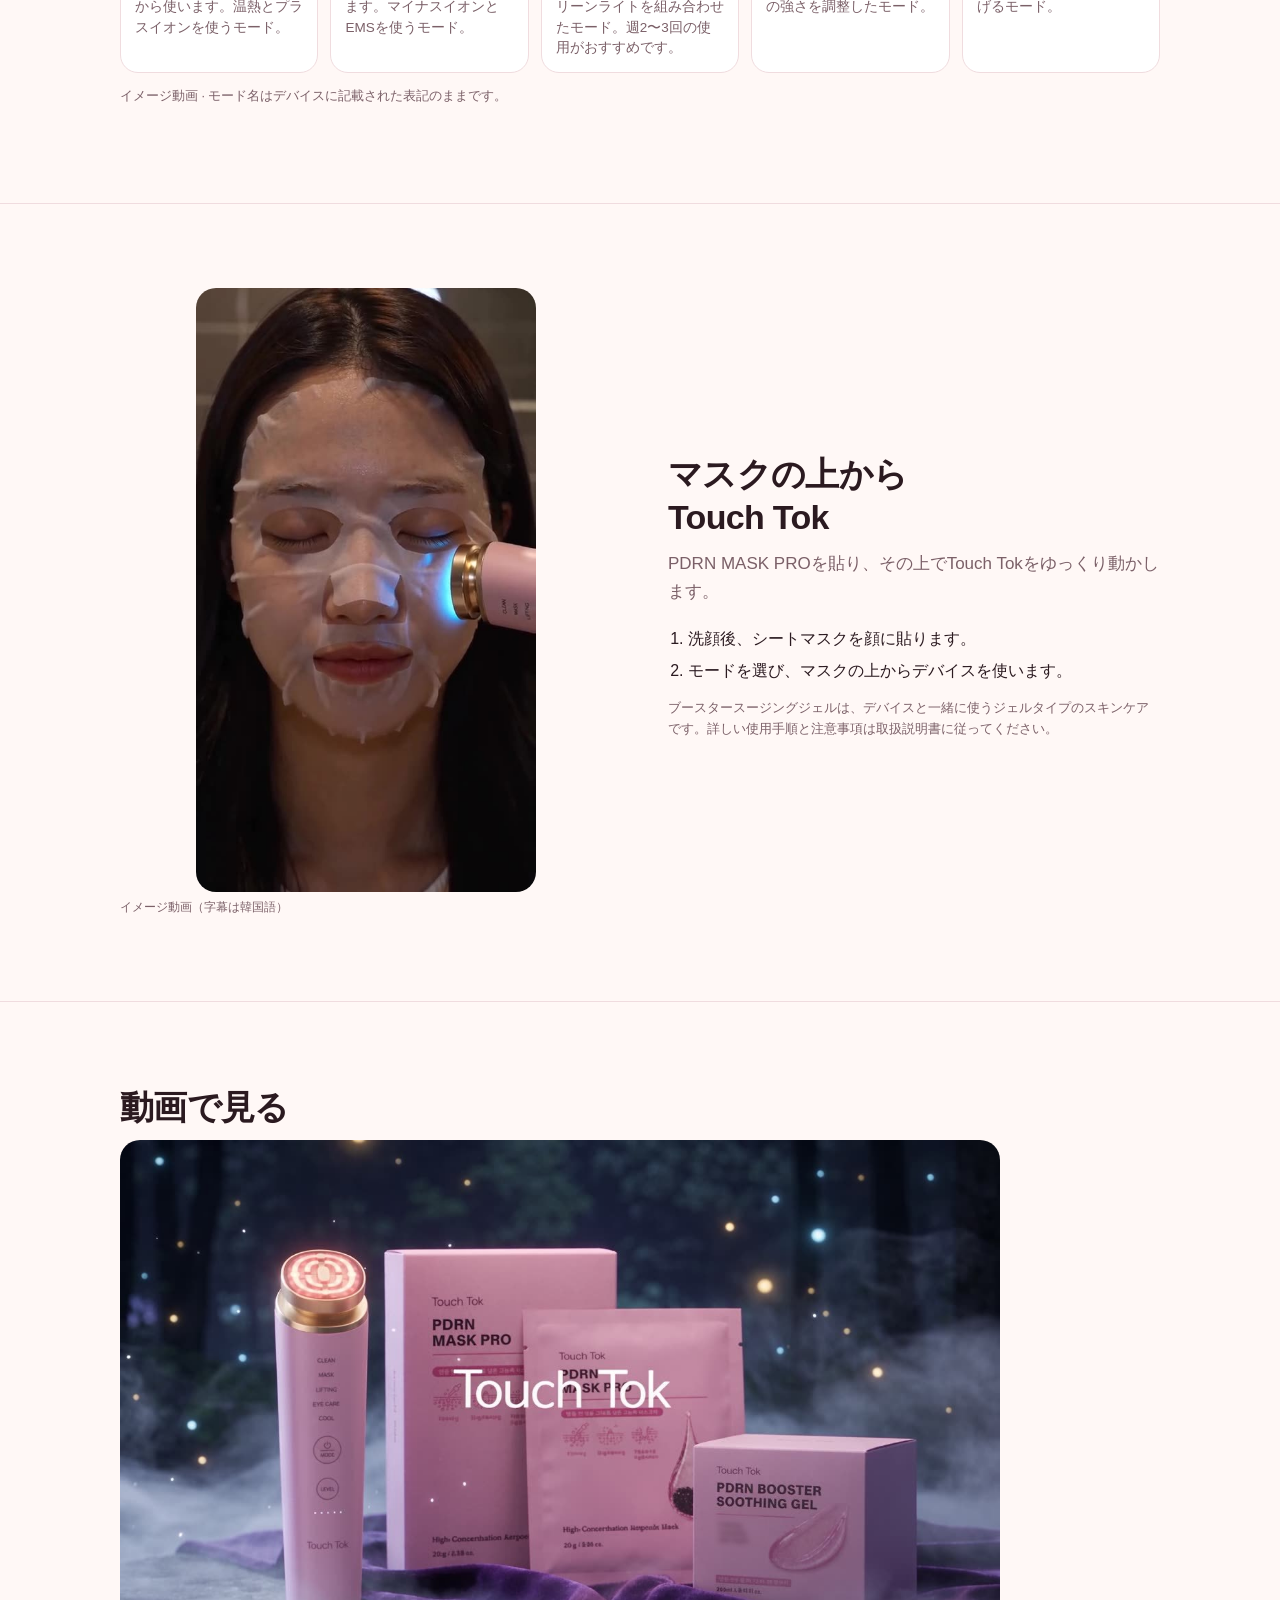
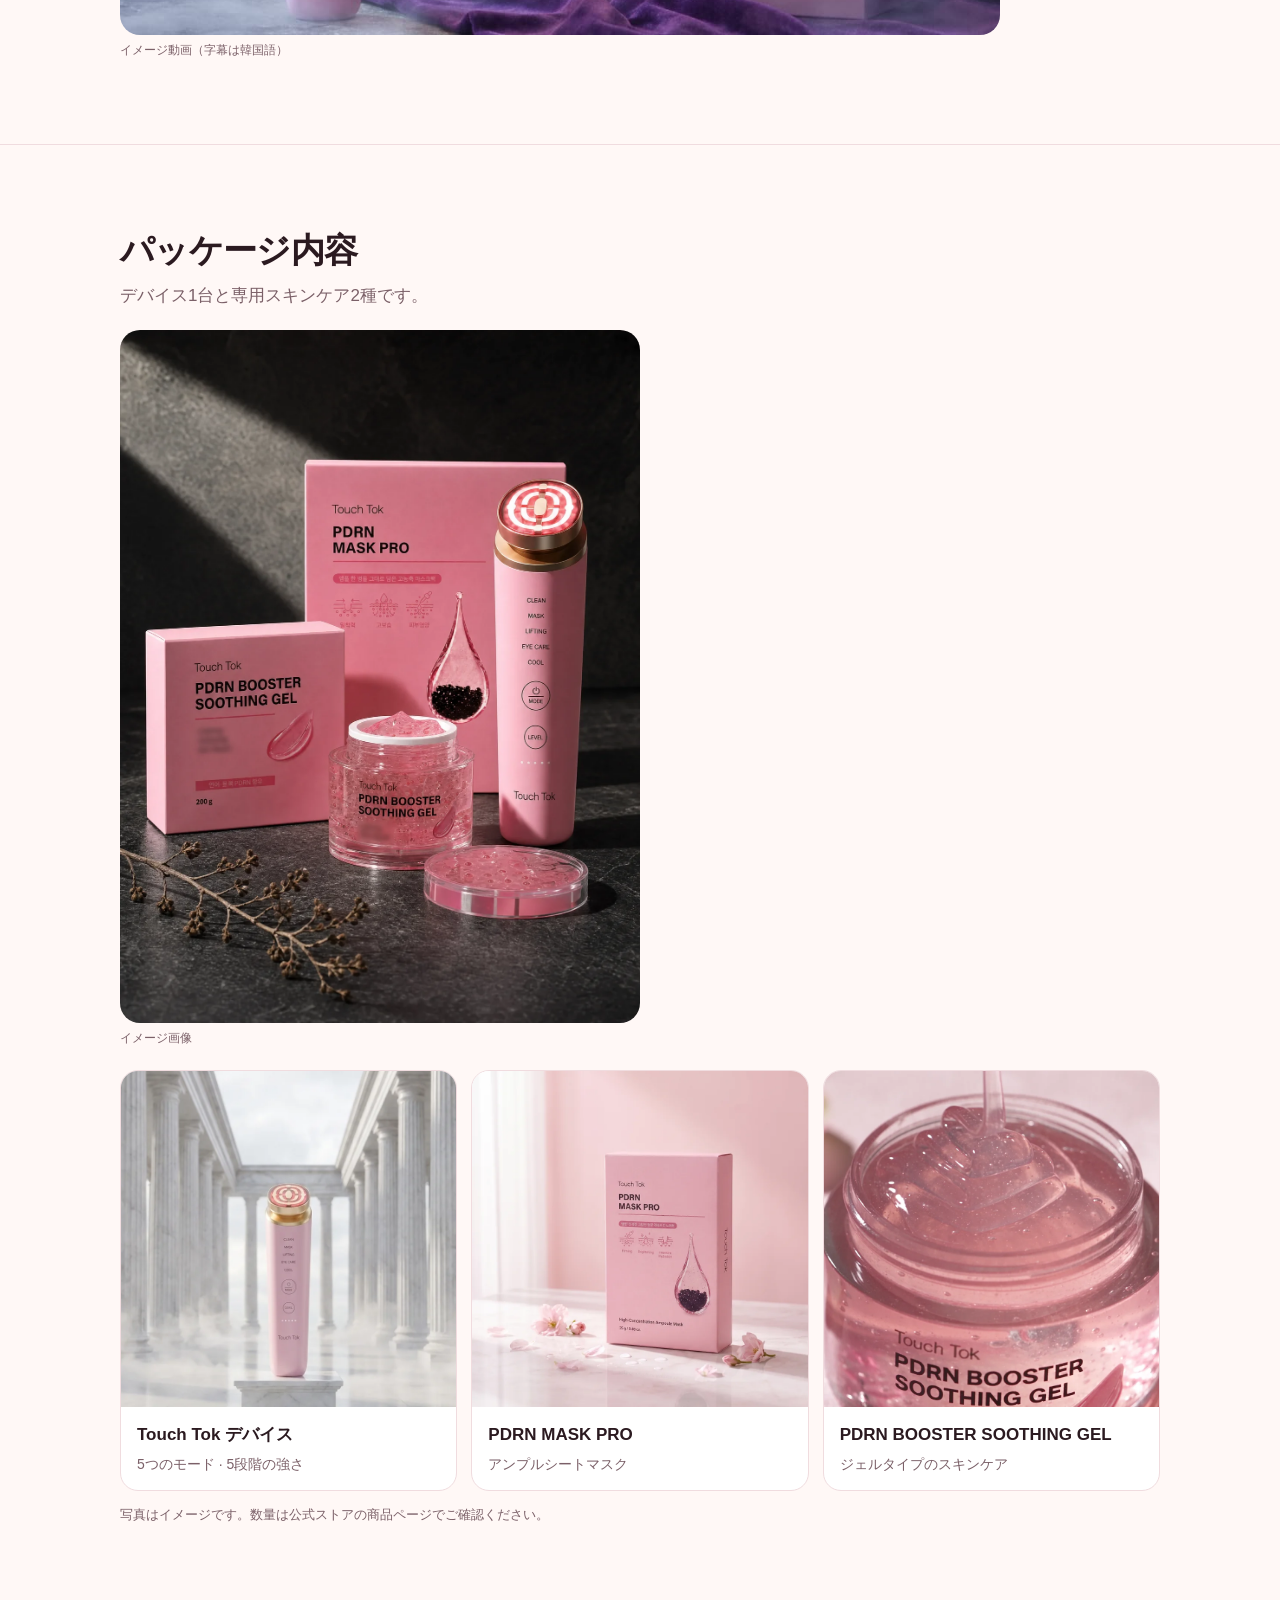
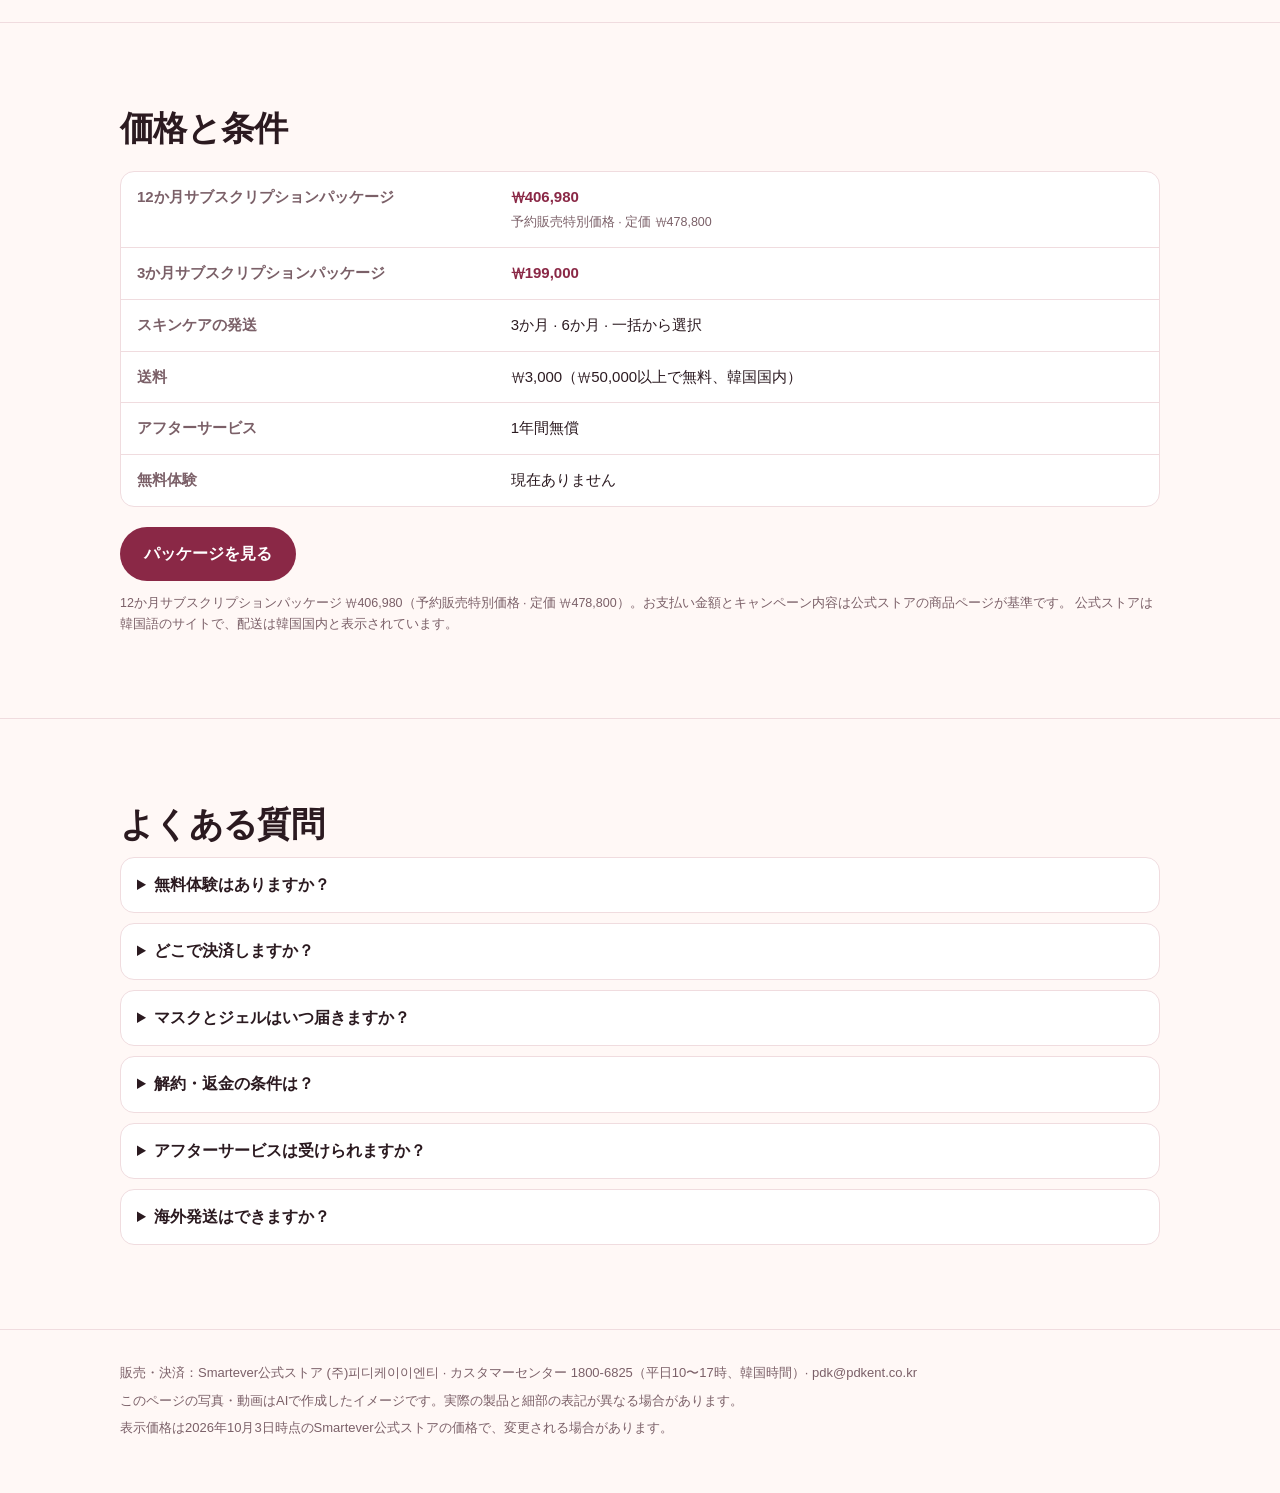
<file: ja/index.html>
<!doctype html>
<html lang="ja"><head><meta charset="utf-8"><meta name="viewport" content="width=device-width,initial-scale=1">
<title>Touch Tok｜1台で5つのホームケア</title><meta name="description" content="Touch Tok美容デバイスとPDRNシートマスク、ブースタースージングジェルがセットになった12か月サブスクリプションパッケージ。"><link rel="canonical" href="https://touchtok.kr/ja/"><meta property="og:url" content="https://touchtok.kr/ja/"><link rel="alternate" hreflang="ko" href="https://touchtok.kr/"><link rel="alternate" hreflang="en" href="https://touchtok.kr/en/"><link rel="alternate" hreflang="ja" href="https://touchtok.kr/ja/"><link rel="alternate" hreflang="zh-Hans" href="https://touchtok.kr/zh/"><link rel="alternate" hreflang="es" href="https://touchtok.kr/es/"><link rel="alternate" hreflang="vi" href="https://touchtok.kr/vi/"><link rel="alternate" hreflang="x-default" href="https://touchtok.kr/">
<meta property="og:type" content="website"><meta property="og:title" content="Touch Tok｜1台で5つのホームケア"><meta property="og:description" content="Touch Tok美容デバイスとPDRNシートマスク、ブースタースージングジェルがセットになった12か月サブスクリプションパッケージ。"><meta property="og:image" content="https://touchtok.kr/assets/og.jpg?v=5">
<link rel="stylesheet" href="../assets/site.css?v=5"></head><body><p class="legal">【ご案内】本製品は疾病の予防および治療を目的とした医療機器ではなく、日常的な肌の美容ケアをサポートする一般の美容機器（工業製品）です。</p>
<header class="top"><div class="w"><a class="logo" href="./">Touch Tok</a><nav><a class="pc" href="#modes">5つのモード</a><a class="pc" href="#set">セット内容</a><a href="#price">価格</a></nav>
<details class="lang"><summary aria-label="Language"><svg width="14" height="14" viewBox="0 0 24 24" fill="none" stroke="currentColor" stroke-width="2" aria-hidden="true"><circle cx="12" cy="12" r="9"/><path d="M3 12h18M12 3c3 3.2 3 14.8 0 18M12 3c-3 3.2-3 14.8 0 18"/></svg>日本語</summary><div><a href="../" lang="ko">한국어</a><a href="../en/" lang="en">English</a><a href="../ja/" lang="ja" aria-current="page">日本語</a><a href="../zh/" lang="zh-Hans">简体中文</a><a href="../es/" lang="es">Español</a><a href="../vi/" lang="vi">Tiếng Việt</a></div></details></div></header>
<main>
<section class="hero"><picture class="hbg"><source media="(min-width:800px)" srcset="../img/hero-wide.webp"><img src="../img/hero-tall.webp" alt="Touch Tok デバイス、PDRN MASK PRO、PDRN BOOSTER SOOTHING GEL"></picture><span class="hcap">イメージ画像</span>
<div class="w">
<div class="eyebrow">Touch Tok 美容デバイス · 12か月サブスクリプション</div>
<h1>1台で <br>5つのホームケア</h1>
<p class="lead">デバイスとPDRNシートマスク、ブースタースージングジェルを一緒に受け取れるサブスクリプションパッケージです。</p>
<div class="hbuy"><div class="price"><span class="fine">12か月サブスクリプションパッケージ · 予約販売特別価格</span><b>₩406,980</b><span class="fine">定価 ₩478,800 · Smartever公式ストアで決済</span></div><a class="btn" href="https://smartever.co.kr/product/detail.html?product_no=33">パッケージを見る</a></div>
<p class="fine">1年間無償アフターサービス · ₩50,000以上で送料無料 · 無料体験は現在ありません。 公式ストアは韓国語のサイトで、配送は韓国国内と表示されています。</p></div></section>
<section id="modes"><div class="w">
<h2>ボタンひとつで切り替える<br>5つのモード</h2>
<p class="lead">電源ボタンを長押しして電源を入れ、MODEボタンでモードを、LEVELボタンで5段階の強さを選びます。</p>
<ul class="mrow"><li><div class="shot"><video data-auto src="../img/mode-clean.mp4" poster="../img/mode-clean.jpg" aria-label="CLEAN · クレンジング" muted loop playsinline preload="none"></video></div><span class="en">CLEAN</span><b>クレンジング</b><p>洗顔後、水気を拭き取ってから使います。温熱とプラスイオンを使うモード。</p></li><li><div class="shot"><video data-auto src="../img/mode-mask.mp4" poster="../img/mode-mask.jpg" aria-label="MASK · マスク" muted loop playsinline preload="none"></video></div><span class="en">MASK</span><b>マスク</b><p>シートマスクの上から使います。マイナスイオンとEMSを使うモード。</p></li><li><div class="shot"><video data-auto src="../img/mode-lifting.mp4" poster="../img/mode-lifting.jpg" aria-label="LIFTING · リフティング" muted loop playsinline preload="none"></video></div><span class="en">LIFTING</span><b>リフティング</b><p>RF・EMSとレッド・グリーンライトを組み合わせたモード。週2〜3回の使用がおすすめです。</p></li><li><div class="shot"><video data-auto src="../img/mode-eyecare.mp4" poster="../img/mode-eyecare.jpg" aria-label="EYE CARE · アイケア" muted loop playsinline preload="none"></video></div><span class="en">EYE CARE</span><b>アイケア</b><p>目元に合わせてRF・EMSの強さを調整したモード。</p></li><li><div class="shot"><video data-auto src="../img/mode-cool.mp4" poster="../img/mode-cool.jpg" aria-label="COOL · クーリング" muted loop playsinline preload="none"></video></div><span class="en">COOL</span><b>クーリング</b><p>冷却とブルーライトで仕上げるモード。</p></li></ul><p class="fine">イメージ動画 · モード名はデバイスに記載された表記のままです。</p></div></section>
<section id="how"><div class="w two"><figure><div class="shot v9"><video src="../img/use.mp4" poster="../img/use.jpg" aria-label="シートマスクの上からTouch Tokを使う様子" autoplay muted loop playsinline preload="metadata"></video></div><figcaption>イメージ動画（字幕は韓国語）</figcaption></figure><div>
<h2>マスクの上から<br>Touch Tok</h2>
<p class="lead">PDRN MASK PROを貼り、その上でTouch Tokをゆっくり動かします。</p>
<ol><li>洗顔後、シートマスクを顔に貼ります。</li><li>モードを選び、マスクの上からデバイスを使います。</li></ol>
<p class="fine">ブースタースージングジェルは、デバイスと一緒に使うジェルタイプのスキンケアです。詳しい使用手順と注意事項は取扱説明書に従ってください。</p></div></div></section>
<section><div class="w"><h2>動画で見る</h2><div class="film"><figure><div class="shot v16"><video src="../img/film.mp4" poster="../img/film.jpg" aria-label="Touch Tokセットと使用シーン" autoplay muted loop playsinline preload="metadata"></video></div><figcaption>イメージ動画（字幕は韓国語）</figcaption></figure></div></div></section>
<section id="set"><div class="w"><h2>パッケージ内容</h2><p class="lead">デバイス1台と専用スキンケア2種です。</p>
<div class="setfig"><figure><div class="shot a34"><img src="../img/set.webp" alt="Touch Tok デバイス、PDRN MASK PRO、PDRN BOOSTER SOOTHING GEL" loading="lazy"></div><figcaption>イメージ画像</figcaption></figure></div>
<div class="cards"><div class="card"><div class="ph"><img src="../img/device2.webp" alt="Touch Tok デバイス" loading="lazy"></div><div class="tx"><h3>Touch Tok デバイス</h3><p>5つのモード · 5段階の強さ</p></div></div><div class="card"><div class="ph"><img src="../img/mask.webp" alt="PDRN MASK PRO" loading="lazy"></div><div class="tx"><h3>PDRN MASK PRO</h3><p>アンプルシートマスク</p></div></div><div class="card"><div class="ph"><img src="../img/gel.webp" alt="PDRN BOOSTER SOOTHING GEL" loading="lazy"></div><div class="tx"><h3>PDRN BOOSTER SOOTHING GEL</h3><p>ジェルタイプのスキンケア</p></div></div></div>
<p class="fine">写真はイメージです。数量は公式ストアの商品ページでご確認ください。</p></div></section>
<section id="price"><div class="w"><h2>価格と条件</h2>
<table><tr><th>12か月サブスクリプションパッケージ</th><td><b>₩406,980</b><br><span class="fine">予約販売特別価格 · 定価 ₩478,800</span></td></tr>
<tr><th>3か月サブスクリプションパッケージ</th><td><b>₩199,000</b></td></tr>
<tr><th>スキンケアの発送</th><td>3か月 · 6か月 · 一括から選択</td></tr>
<tr><th>送料</th><td>₩3,000（₩50,000以上で無料、韓国国内）</td></tr>
<tr><th>アフターサービス</th><td>1年間無償</td></tr>
<tr><th>無料体験</th><td>現在ありません</td></tr></table>
<a class="btn" href="https://smartever.co.kr/product/detail.html?product_no=33">パッケージを見る</a>
<p class="fine" style="margin:12px 0 0">12か月サブスクリプションパッケージ ₩406,980（予約販売特別価格 · 定価 ₩478,800）。お支払い金額とキャンペーン内容は公式ストアの商品ページが基準です。 公式ストアは韓国語のサイトで、配送は韓国国内と表示されています。</p></div></section>
<section class="faq"><div class="w"><h2>よくある質問</h2><details><summary>無料体験はありますか？</summary><p>現在ありません。</p></details><details><summary>どこで決済しますか？</summary><p>Smartever公式ストア（smartever.co.kr）で決済します。下のボタンから商品ページに移動します。ストアは韓国語です。</p></details><details><summary>マスクとジェルはいつ届きますか？</summary><p>注文時に3か月・6か月・一括発送から選びます。</p></details><details><summary>解約・返金の条件は？</summary><p>公式ストアの商品ページの案内に従います。ご不明な点はカスタマーセンター 1800-6825（平日10〜17時、韓国時間）までお問い合わせください。</p></details><details><summary>アフターサービスは受けられますか？</summary><p>公式販売店でのご購入の場合、1年間無償です。</p></details><details><summary>海外発送はできますか？</summary><p>公式ストアには現在、韓国国内配送と表示されています。海外からご注文の際は、先に商品ページでご確認ください。</p></details></div></section>
</main>
<footer><div class="w"><p>販売・決済：Smartever公式ストア (주)피디케이이엔티 · カスタマーセンター 1800-6825（平日10〜17時、韓国時間）· pdk@pdkent.co.kr</p><p>このページの写真・動画はAIで作成したイメージです。実際の製品と細部の表記が異なる場合があります。</p><p>表示価格は2026年10月3日時点のSmartever公式ストアの価格で、変更される場合があります。</p></div></footer>
<div class="sticky"><a class="btn" href="https://smartever.co.kr/product/detail.html?product_no=33">パッケージを見る · ₩406,980</a></div>
<script>(function(){var v=[].slice.call(document.querySelectorAll("video[data-auto]"));if(!("IntersectionObserver" in window)){v.forEach(function(x){x.controls=true});return}var o=new IntersectionObserver(function(es){es.forEach(function(e){if(e.isIntersecting){var p=e.target.play();if(p&&p.catch)p.catch(function(){})}else e.target.pause()})},{threshold:.5});v.forEach(function(x){o.observe(x)})})()</script></body></html>
</file>
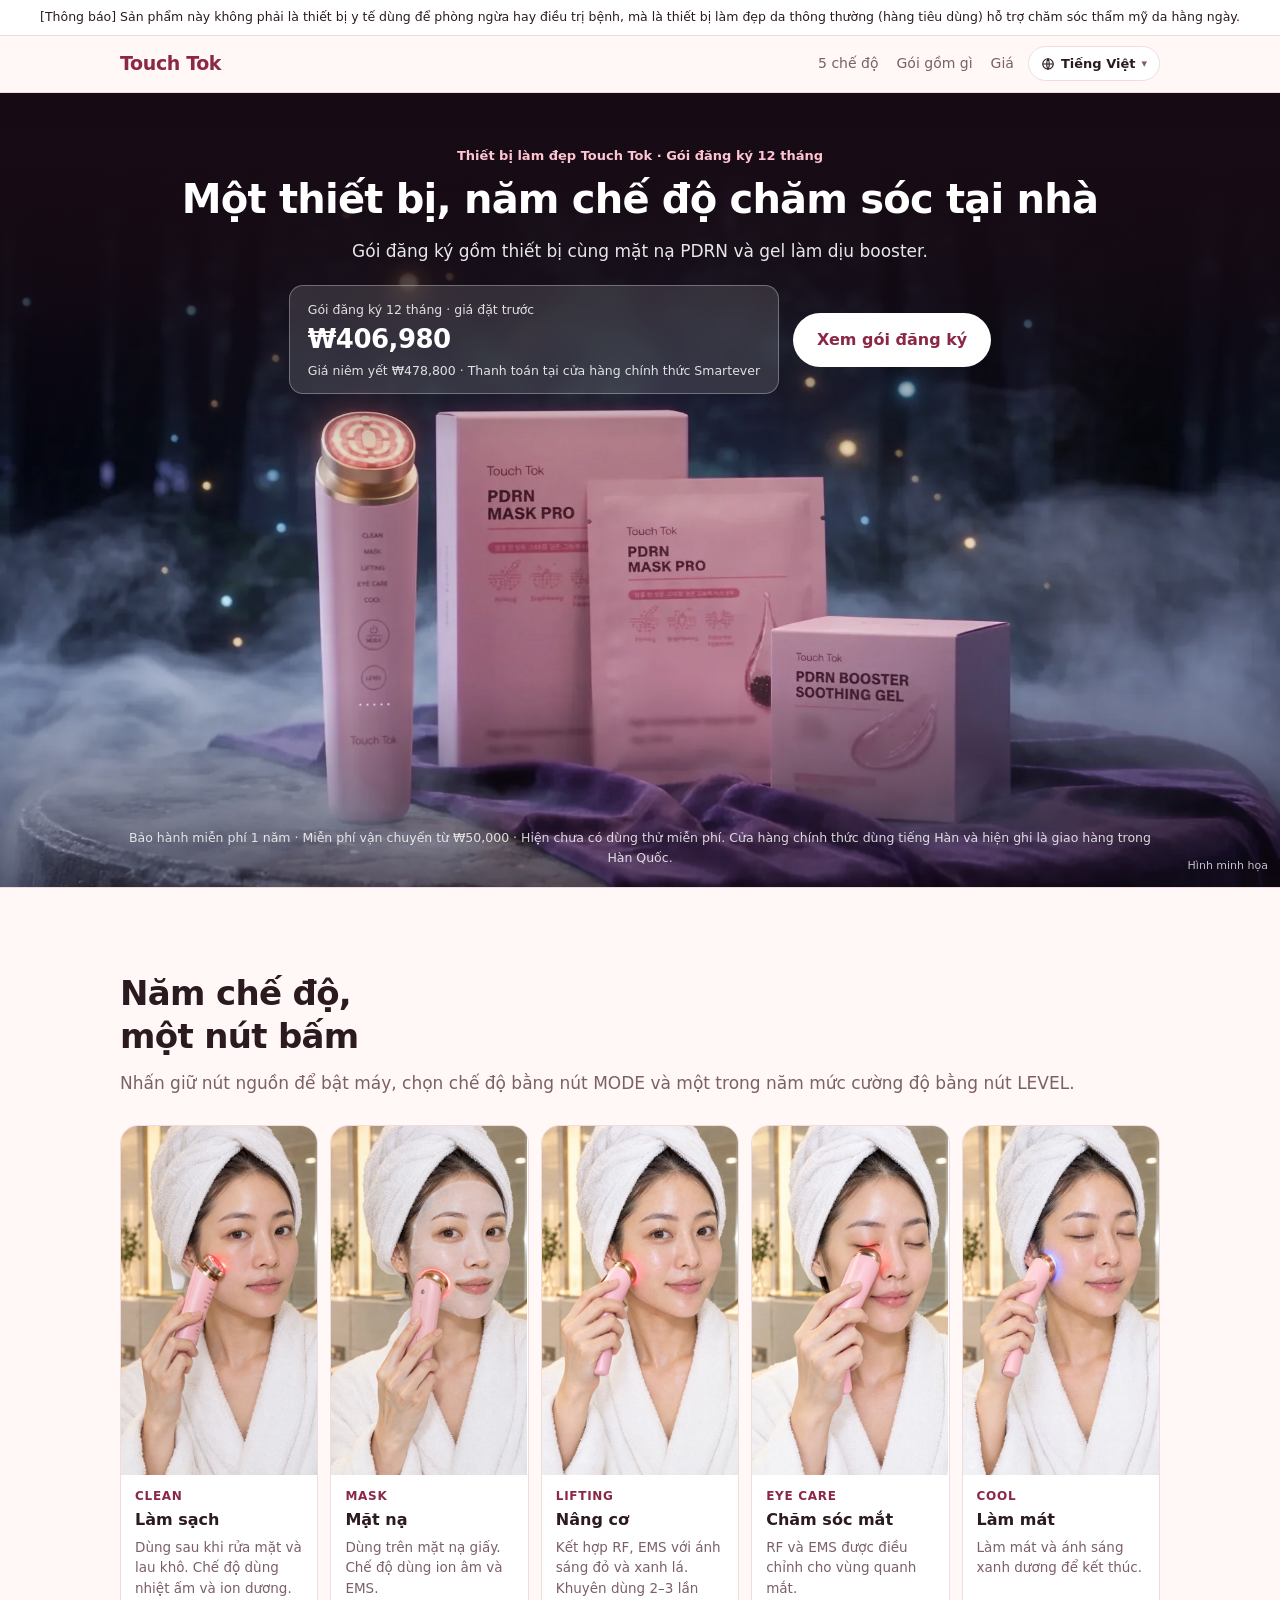
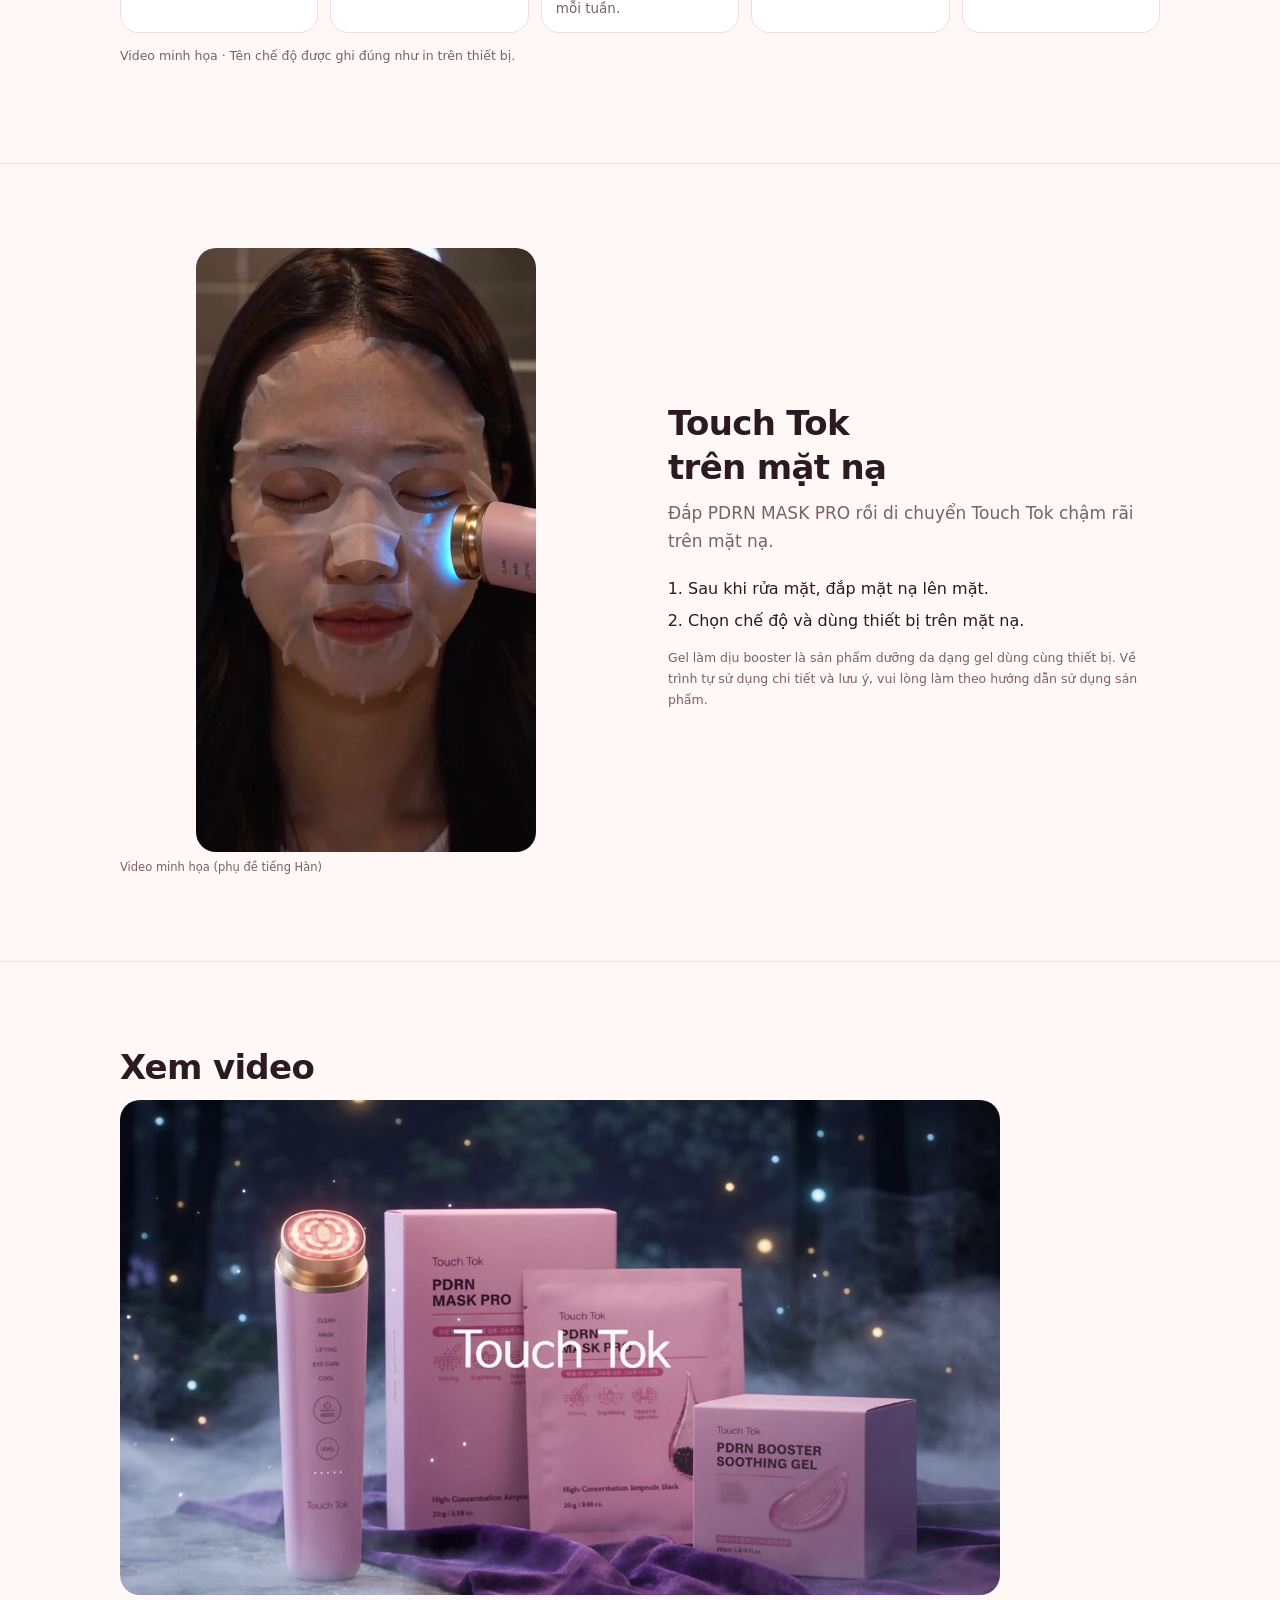
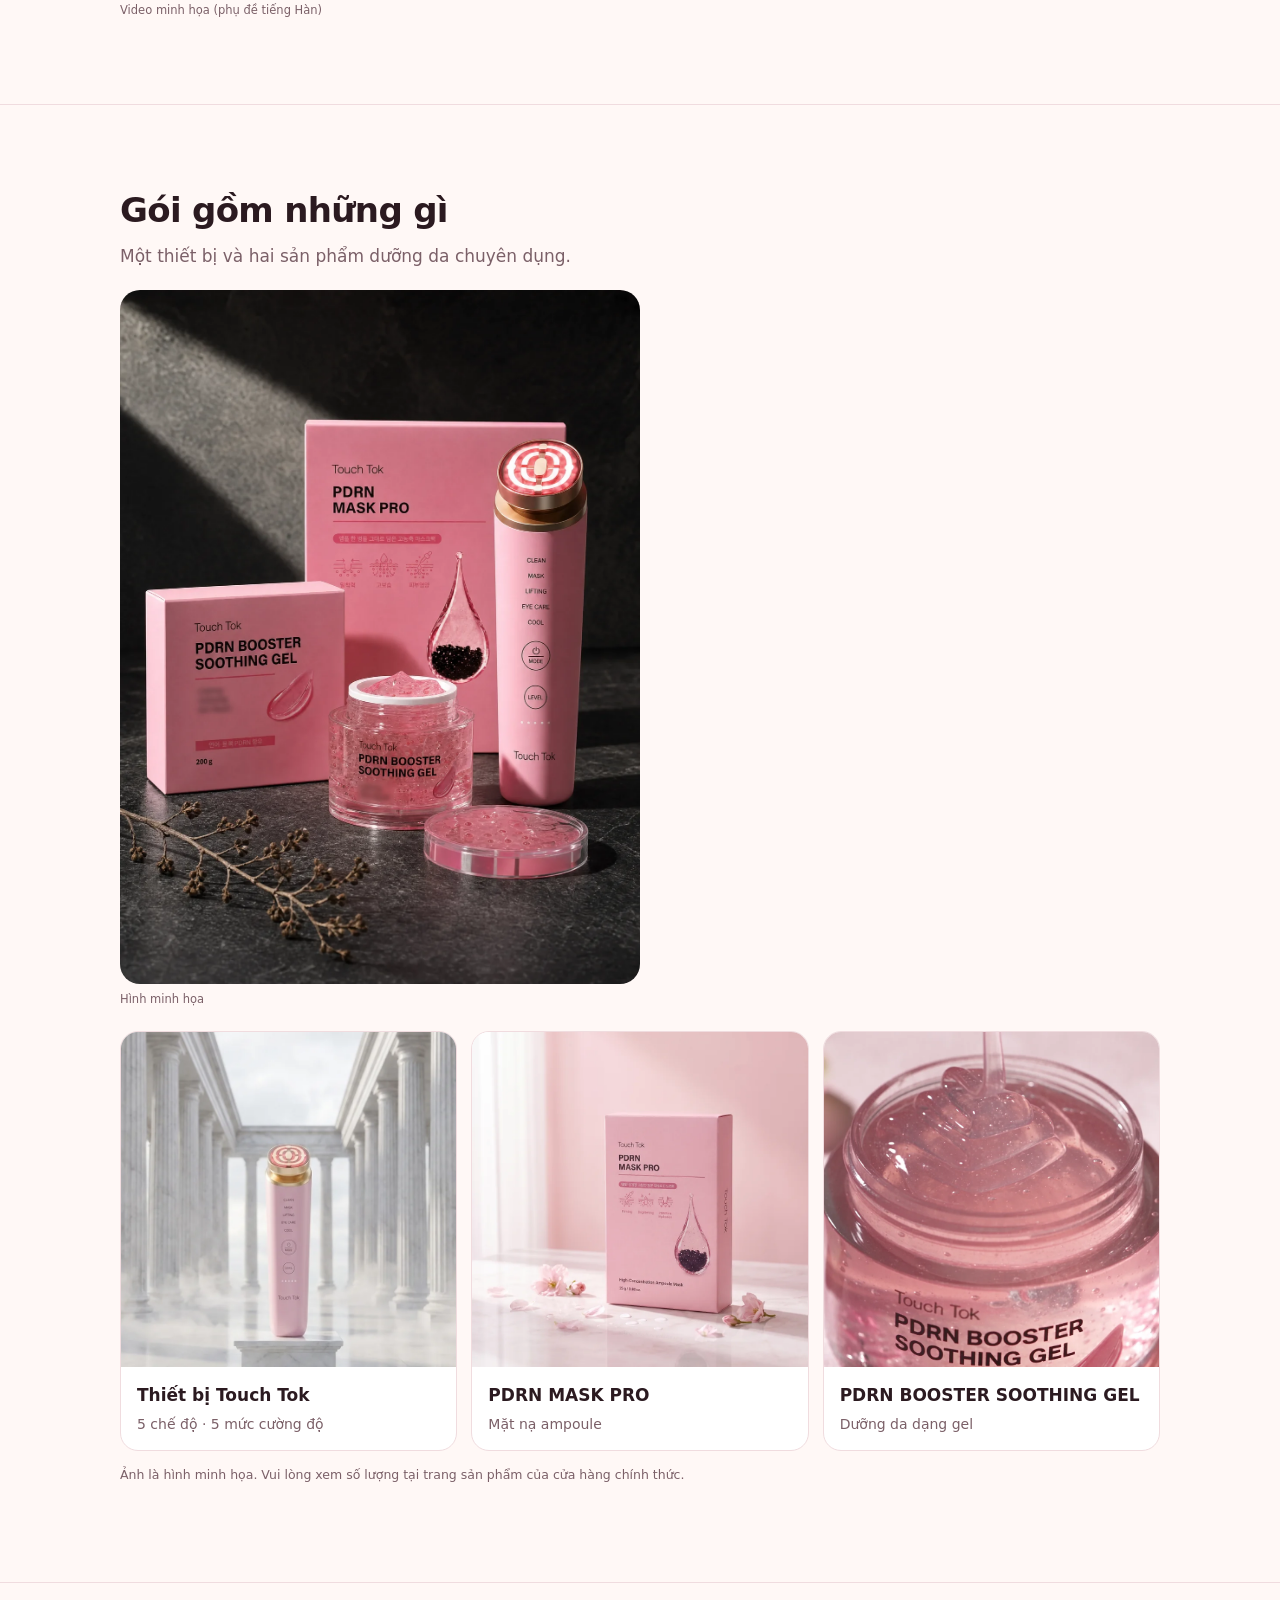
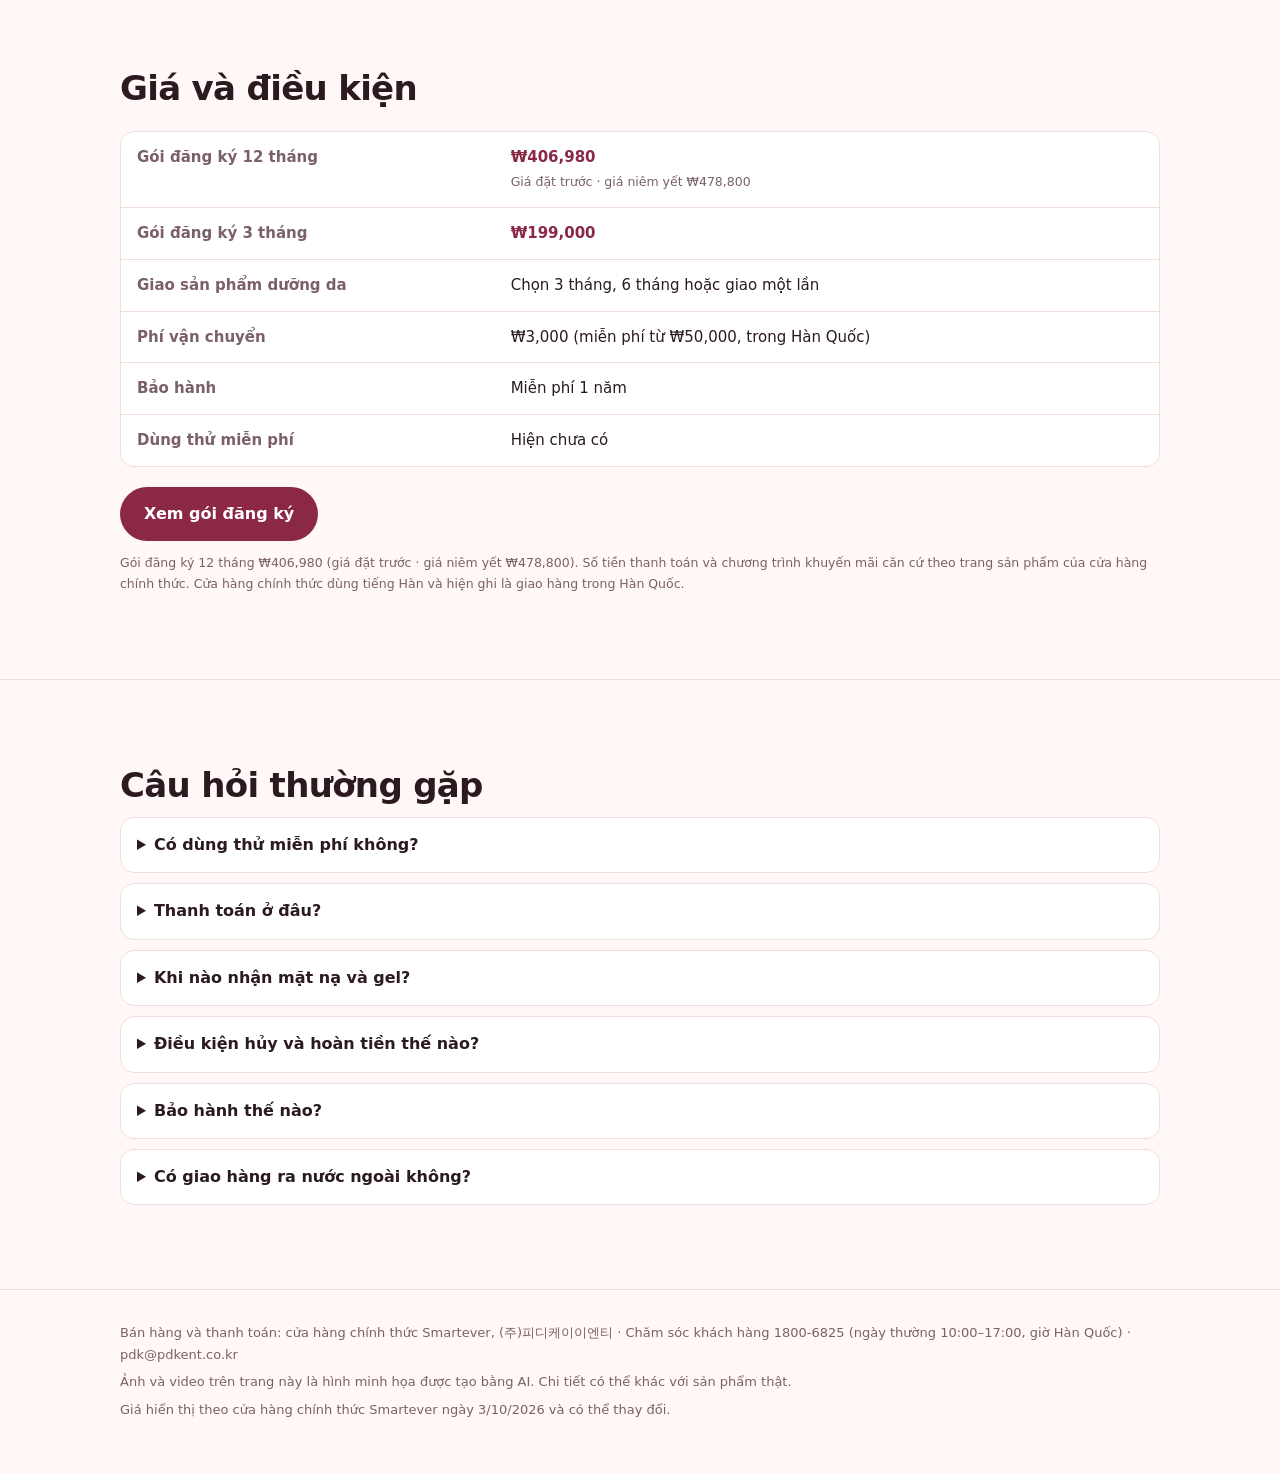
<file: vi/index.html>
<!doctype html>
<html lang="vi"><head><meta charset="utf-8"><meta name="viewport" content="width=device-width,initial-scale=1">
<title>Touch Tok | Một thiết bị, năm chế độ chăm sóc tại nhà</title><meta name="description" content="Gói đăng ký 12 tháng: thiết bị làm đẹp Touch Tok kèm mặt nạ PDRN và gel làm dịu booster."><link rel="canonical" href="https://touchtok.kr/vi/"><meta property="og:url" content="https://touchtok.kr/vi/"><link rel="alternate" hreflang="ko" href="https://touchtok.kr/"><link rel="alternate" hreflang="en" href="https://touchtok.kr/en/"><link rel="alternate" hreflang="ja" href="https://touchtok.kr/ja/"><link rel="alternate" hreflang="zh-Hans" href="https://touchtok.kr/zh/"><link rel="alternate" hreflang="es" href="https://touchtok.kr/es/"><link rel="alternate" hreflang="vi" href="https://touchtok.kr/vi/"><link rel="alternate" hreflang="x-default" href="https://touchtok.kr/">
<meta property="og:type" content="website"><meta property="og:title" content="Touch Tok | Một thiết bị, năm chế độ chăm sóc tại nhà"><meta property="og:description" content="Gói đăng ký 12 tháng: thiết bị làm đẹp Touch Tok kèm mặt nạ PDRN và gel làm dịu booster."><meta property="og:image" content="https://touchtok.kr/assets/og.jpg?v=5">
<link rel="stylesheet" href="../assets/site.css?v=5"></head><body><p class="legal">[Thông báo] Sản phẩm này không phải là thiết bị y tế dùng để phòng ngừa hay điều trị bệnh, mà là thiết bị làm đẹp da thông thường (hàng tiêu dùng) hỗ trợ chăm sóc thẩm mỹ da hằng ngày.</p>
<header class="top"><div class="w"><a class="logo" href="./">Touch Tok</a><nav><a class="pc" href="#modes">5 chế độ</a><a class="pc" href="#set">Gói gồm gì</a><a href="#price">Giá</a></nav>
<details class="lang"><summary aria-label="Language"><svg width="14" height="14" viewBox="0 0 24 24" fill="none" stroke="currentColor" stroke-width="2" aria-hidden="true"><circle cx="12" cy="12" r="9"/><path d="M3 12h18M12 3c3 3.2 3 14.8 0 18M12 3c-3 3.2-3 14.8 0 18"/></svg>Tiếng Việt</summary><div><a href="../" lang="ko">한국어</a><a href="../en/" lang="en">English</a><a href="../ja/" lang="ja">日本語</a><a href="../zh/" lang="zh-Hans">简体中文</a><a href="../es/" lang="es">Español</a><a href="../vi/" lang="vi" aria-current="page">Tiếng Việt</a></div></details></div></header>
<main>
<section class="hero"><picture class="hbg"><source media="(min-width:800px)" srcset="../img/hero-wide.webp"><img src="../img/hero-tall.webp" alt="Thiết bị Touch Tok, PDRN MASK PRO, PDRN BOOSTER SOOTHING GEL"></picture><span class="hcap">Hình minh họa</span>
<div class="w">
<div class="eyebrow">Thiết bị làm đẹp Touch Tok · Gói đăng ký 12 tháng</div>
<h1>Một thiết bị, <br>năm chế độ chăm sóc tại nhà</h1>
<p class="lead">Gói đăng ký gồm thiết bị cùng mặt nạ PDRN và gel làm dịu booster.</p>
<div class="hbuy"><div class="price"><span class="fine">Gói đăng ký 12 tháng · giá đặt trước</span><b>₩406,980</b><span class="fine">Giá niêm yết ₩478,800 · Thanh toán tại cửa hàng chính thức Smartever</span></div><a class="btn" href="https://smartever.co.kr/product/detail.html?product_no=33">Xem gói đăng ký</a></div>
<p class="fine">Bảo hành miễn phí 1 năm · Miễn phí vận chuyển từ ₩50,000 · Hiện chưa có dùng thử miễn phí. Cửa hàng chính thức dùng tiếng Hàn và hiện ghi là giao hàng trong Hàn Quốc.</p></div></section>
<section id="modes"><div class="w">
<h2>Năm chế độ,<br>một nút bấm</h2>
<p class="lead">Nhấn giữ nút nguồn để bật máy, chọn chế độ bằng nút MODE và một trong năm mức cường độ bằng nút LEVEL.</p>
<ul class="mrow"><li><div class="shot"><video data-auto src="../img/mode-clean.mp4" poster="../img/mode-clean.jpg" aria-label="CLEAN · Làm sạch" muted loop playsinline preload="none"></video></div><span class="en">CLEAN</span><b>Làm sạch</b><p>Dùng sau khi rửa mặt và lau khô. Chế độ dùng nhiệt ấm và ion dương.</p></li><li><div class="shot"><video data-auto src="../img/mode-mask.mp4" poster="../img/mode-mask.jpg" aria-label="MASK · Mặt nạ" muted loop playsinline preload="none"></video></div><span class="en">MASK</span><b>Mặt nạ</b><p>Dùng trên mặt nạ giấy. Chế độ dùng ion âm và EMS.</p></li><li><div class="shot"><video data-auto src="../img/mode-lifting.mp4" poster="../img/mode-lifting.jpg" aria-label="LIFTING · Nâng cơ" muted loop playsinline preload="none"></video></div><span class="en">LIFTING</span><b>Nâng cơ</b><p>Kết hợp RF, EMS với ánh sáng đỏ và xanh lá. Khuyên dùng 2–3 lần mỗi tuần.</p></li><li><div class="shot"><video data-auto src="../img/mode-eyecare.mp4" poster="../img/mode-eyecare.jpg" aria-label="EYE CARE · Chăm sóc mắt" muted loop playsinline preload="none"></video></div><span class="en">EYE CARE</span><b>Chăm sóc mắt</b><p>RF và EMS được điều chỉnh cho vùng quanh mắt.</p></li><li><div class="shot"><video data-auto src="../img/mode-cool.mp4" poster="../img/mode-cool.jpg" aria-label="COOL · Làm mát" muted loop playsinline preload="none"></video></div><span class="en">COOL</span><b>Làm mát</b><p>Làm mát và ánh sáng xanh dương để kết thúc.</p></li></ul><p class="fine">Video minh họa · Tên chế độ được ghi đúng như in trên thiết bị.</p></div></section>
<section id="how"><div class="w two"><figure><div class="shot v9"><video src="../img/use.mp4" poster="../img/use.jpg" aria-label="Dùng Touch Tok trên mặt nạ giấy" autoplay muted loop playsinline preload="metadata"></video></div><figcaption>Video minh họa (phụ đề tiếng Hàn)</figcaption></figure><div>
<h2>Touch Tok<br>trên mặt nạ</h2>
<p class="lead">Đắp PDRN MASK PRO rồi di chuyển Touch Tok chậm rãi trên mặt nạ.</p>
<ol><li>Sau khi rửa mặt, đắp mặt nạ lên mặt.</li><li>Chọn chế độ và dùng thiết bị trên mặt nạ.</li></ol>
<p class="fine">Gel làm dịu booster là sản phẩm dưỡng da dạng gel dùng cùng thiết bị. Về trình tự sử dụng chi tiết và lưu ý, vui lòng làm theo hướng dẫn sử dụng sản phẩm.</p></div></div></section>
<section><div class="w"><h2>Xem video</h2><div class="film"><figure><div class="shot v16"><video src="../img/film.mp4" poster="../img/film.jpg" aria-label="Bộ Touch Tok và cách sử dụng" autoplay muted loop playsinline preload="metadata"></video></div><figcaption>Video minh họa (phụ đề tiếng Hàn)</figcaption></figure></div></div></section>
<section id="set"><div class="w"><h2>Gói gồm những gì</h2><p class="lead">Một thiết bị và hai sản phẩm dưỡng da chuyên dụng.</p>
<div class="setfig"><figure><div class="shot a34"><img src="../img/set.webp" alt="Thiết bị Touch Tok, PDRN MASK PRO, PDRN BOOSTER SOOTHING GEL" loading="lazy"></div><figcaption>Hình minh họa</figcaption></figure></div>
<div class="cards"><div class="card"><div class="ph"><img src="../img/device2.webp" alt="Thiết bị Touch Tok" loading="lazy"></div><div class="tx"><h3>Thiết bị Touch Tok</h3><p>5 chế độ · 5 mức cường độ</p></div></div><div class="card"><div class="ph"><img src="../img/mask.webp" alt="PDRN MASK PRO" loading="lazy"></div><div class="tx"><h3>PDRN MASK PRO</h3><p>Mặt nạ ampoule</p></div></div><div class="card"><div class="ph"><img src="../img/gel.webp" alt="PDRN BOOSTER SOOTHING GEL" loading="lazy"></div><div class="tx"><h3>PDRN BOOSTER SOOTHING GEL</h3><p>Dưỡng da dạng gel</p></div></div></div>
<p class="fine">Ảnh là hình minh họa. Vui lòng xem số lượng tại trang sản phẩm của cửa hàng chính thức.</p></div></section>
<section id="price"><div class="w"><h2>Giá và điều kiện</h2>
<table><tr><th>Gói đăng ký 12 tháng</th><td><b>₩406,980</b><br><span class="fine">Giá đặt trước · giá niêm yết ₩478,800</span></td></tr>
<tr><th>Gói đăng ký 3 tháng</th><td><b>₩199,000</b></td></tr>
<tr><th>Giao sản phẩm dưỡng da</th><td>Chọn 3 tháng, 6 tháng hoặc giao một lần</td></tr>
<tr><th>Phí vận chuyển</th><td>₩3,000 (miễn phí từ ₩50,000, trong Hàn Quốc)</td></tr>
<tr><th>Bảo hành</th><td>Miễn phí 1 năm</td></tr>
<tr><th>Dùng thử miễn phí</th><td>Hiện chưa có</td></tr></table>
<a class="btn" href="https://smartever.co.kr/product/detail.html?product_no=33">Xem gói đăng ký</a>
<p class="fine" style="margin:12px 0 0">Gói đăng ký 12 tháng ₩406,980 (giá đặt trước · giá niêm yết ₩478,800). Số tiền thanh toán và chương trình khuyến mãi căn cứ theo trang sản phẩm của cửa hàng chính thức. Cửa hàng chính thức dùng tiếng Hàn và hiện ghi là giao hàng trong Hàn Quốc.</p></div></section>
<section class="faq"><div class="w"><h2>Câu hỏi thường gặp</h2><details><summary>Có dùng thử miễn phí không?</summary><p>Hiện chưa có.</p></details><details><summary>Thanh toán ở đâu?</summary><p>Tại cửa hàng chính thức Smartever (smartever.co.kr). Nút bên dưới mở trang sản phẩm. Cửa hàng dùng tiếng Hàn.</p></details><details><summary>Khi nào nhận mặt nạ và gel?</summary><p>Khi đặt hàng, bạn chọn giao trong 3 tháng, 6 tháng hoặc giao một lần.</p></details><details><summary>Điều kiện hủy và hoàn tiền thế nào?</summary><p>Theo thông báo tại trang sản phẩm của cửa hàng chính thức. Nếu có thắc mắc, vui lòng liên hệ chăm sóc khách hàng 1800-6825 (ngày thường 10:00–17:00, giờ Hàn Quốc).</p></details><details><summary>Bảo hành thế nào?</summary><p>Bảo hành miễn phí 1 năm khi mua tại nhà bán chính thức.</p></details><details><summary>Có giao hàng ra nước ngoài không?</summary><p>Cửa hàng chính thức hiện ghi là giao hàng trong Hàn Quốc. Nếu đặt từ nước ngoài, vui lòng kiểm tra trước tại trang sản phẩm.</p></details></div></section>
</main>
<footer><div class="w"><p>Bán hàng và thanh toán: cửa hàng chính thức Smartever, (주)피디케이이엔티 · Chăm sóc khách hàng 1800-6825 (ngày thường 10:00–17:00, giờ Hàn Quốc) · pdk@pdkent.co.kr</p><p>Ảnh và video trên trang này là hình minh họa được tạo bằng AI. Chi tiết có thể khác với sản phẩm thật.</p><p>Giá hiển thị theo cửa hàng chính thức Smartever ngày 3/10/2026 và có thể thay đổi.</p></div></footer>
<div class="sticky"><a class="btn" href="https://smartever.co.kr/product/detail.html?product_no=33">Xem gói đăng ký · ₩406,980</a></div>
<script>(function(){var v=[].slice.call(document.querySelectorAll("video[data-auto]"));if(!("IntersectionObserver" in window)){v.forEach(function(x){x.controls=true});return}var o=new IntersectionObserver(function(es){es.forEach(function(e){if(e.isIntersecting){var p=e.target.play();if(p&&p.catch)p.catch(function(){})}else e.target.pause()})},{threshold:.5});v.forEach(function(x){o.observe(x)})})()</script></body></html>
</file>
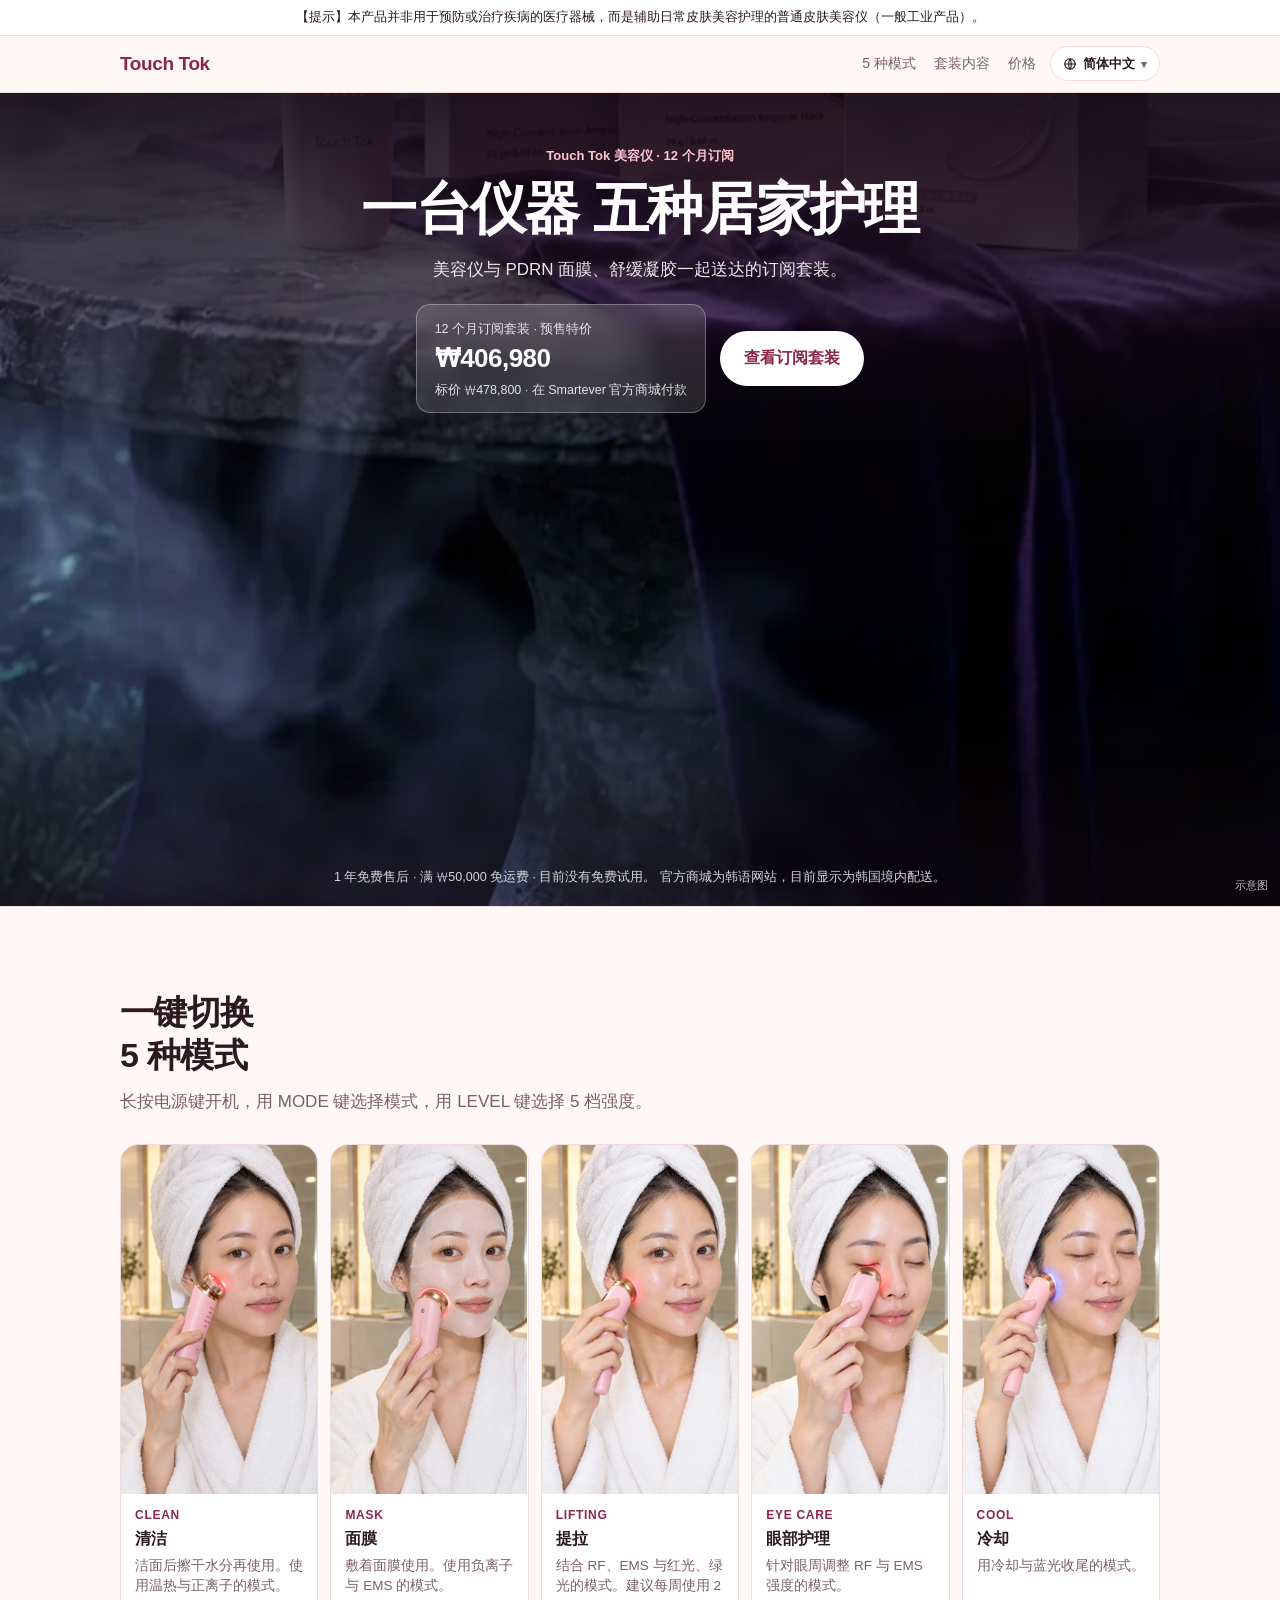
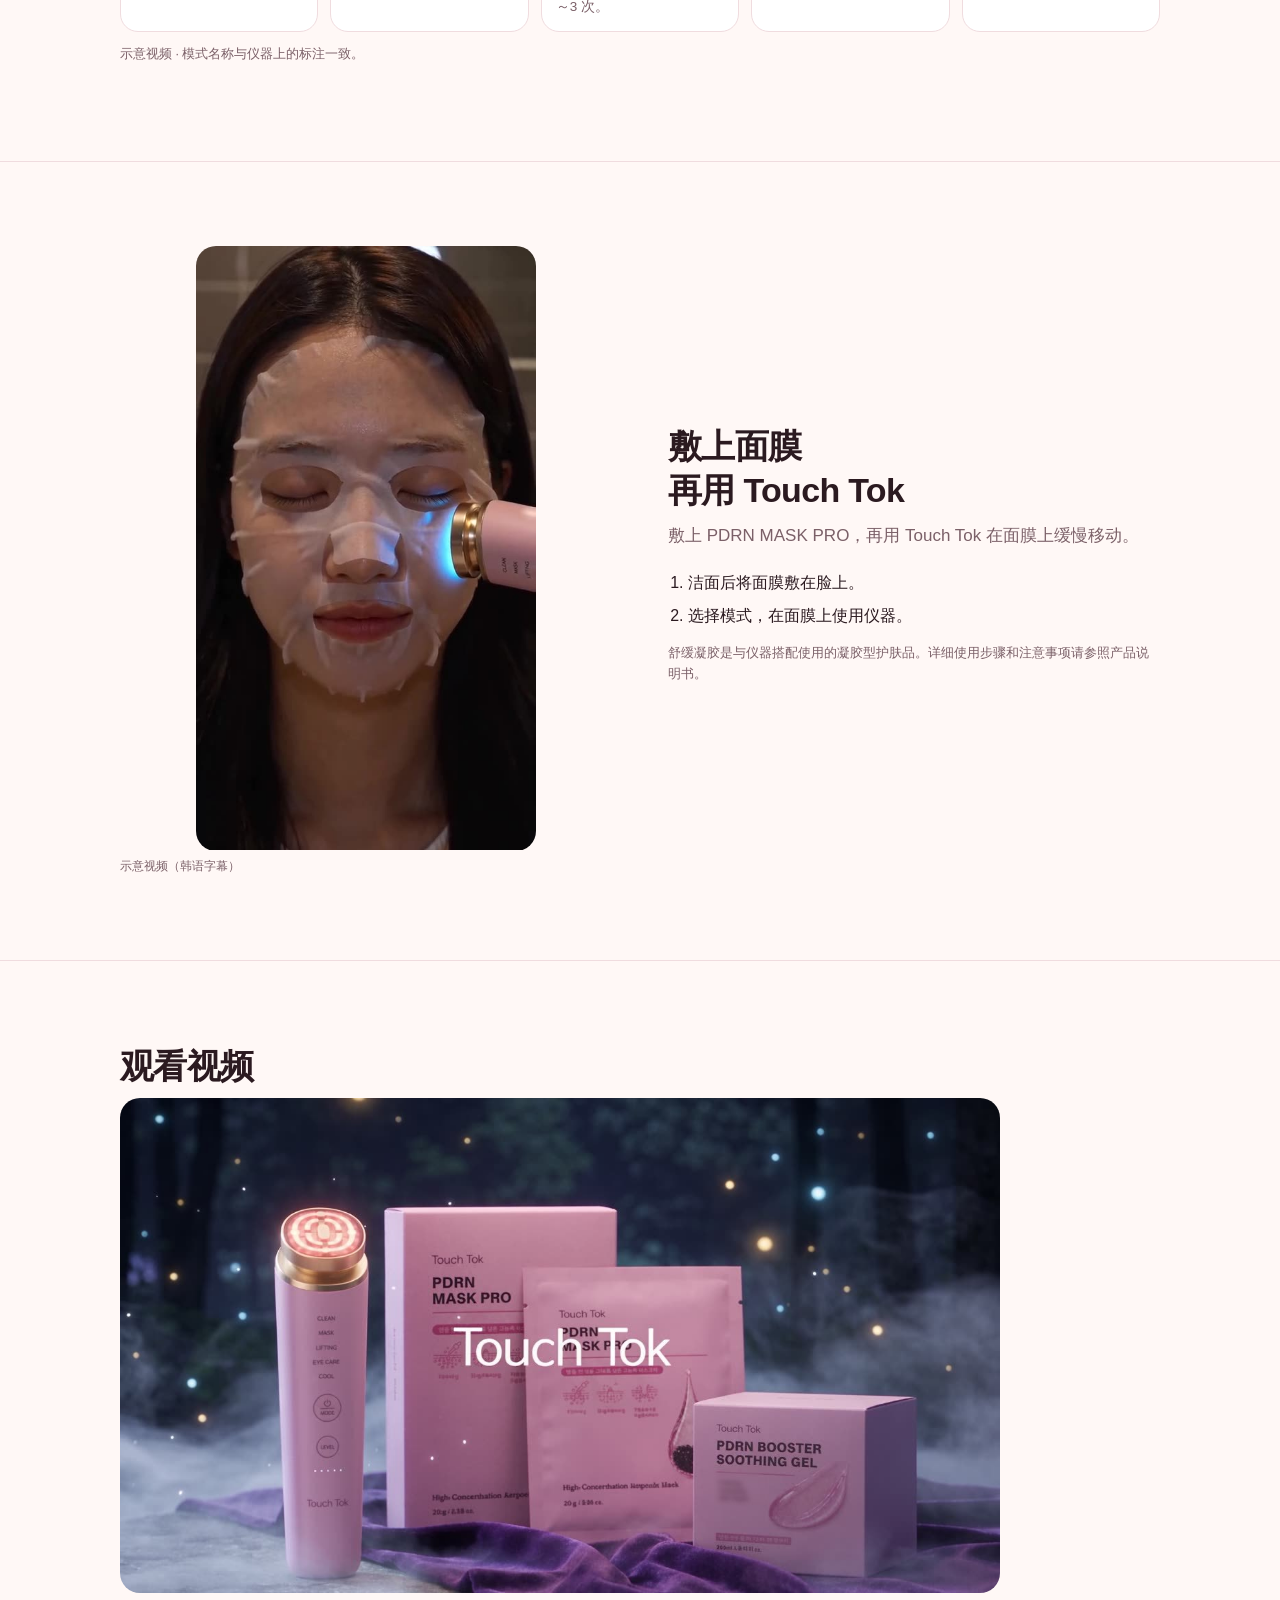
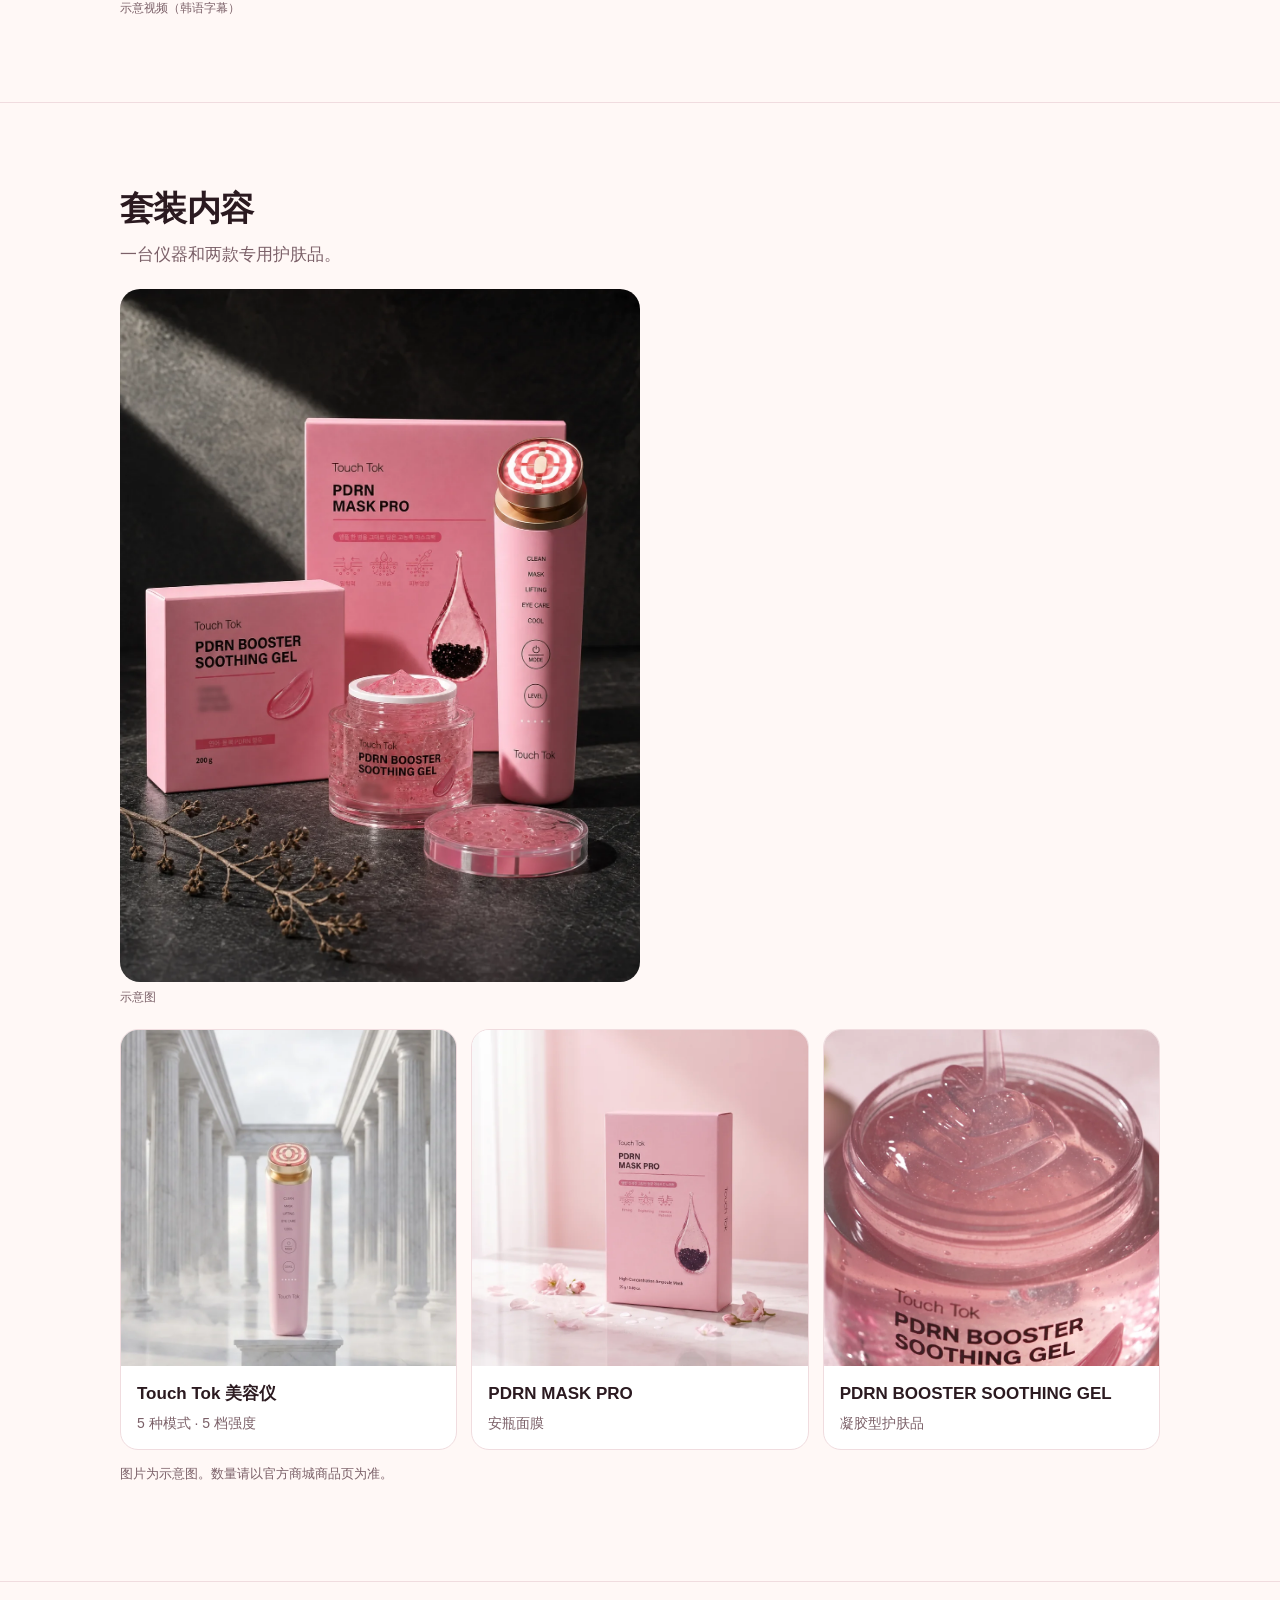
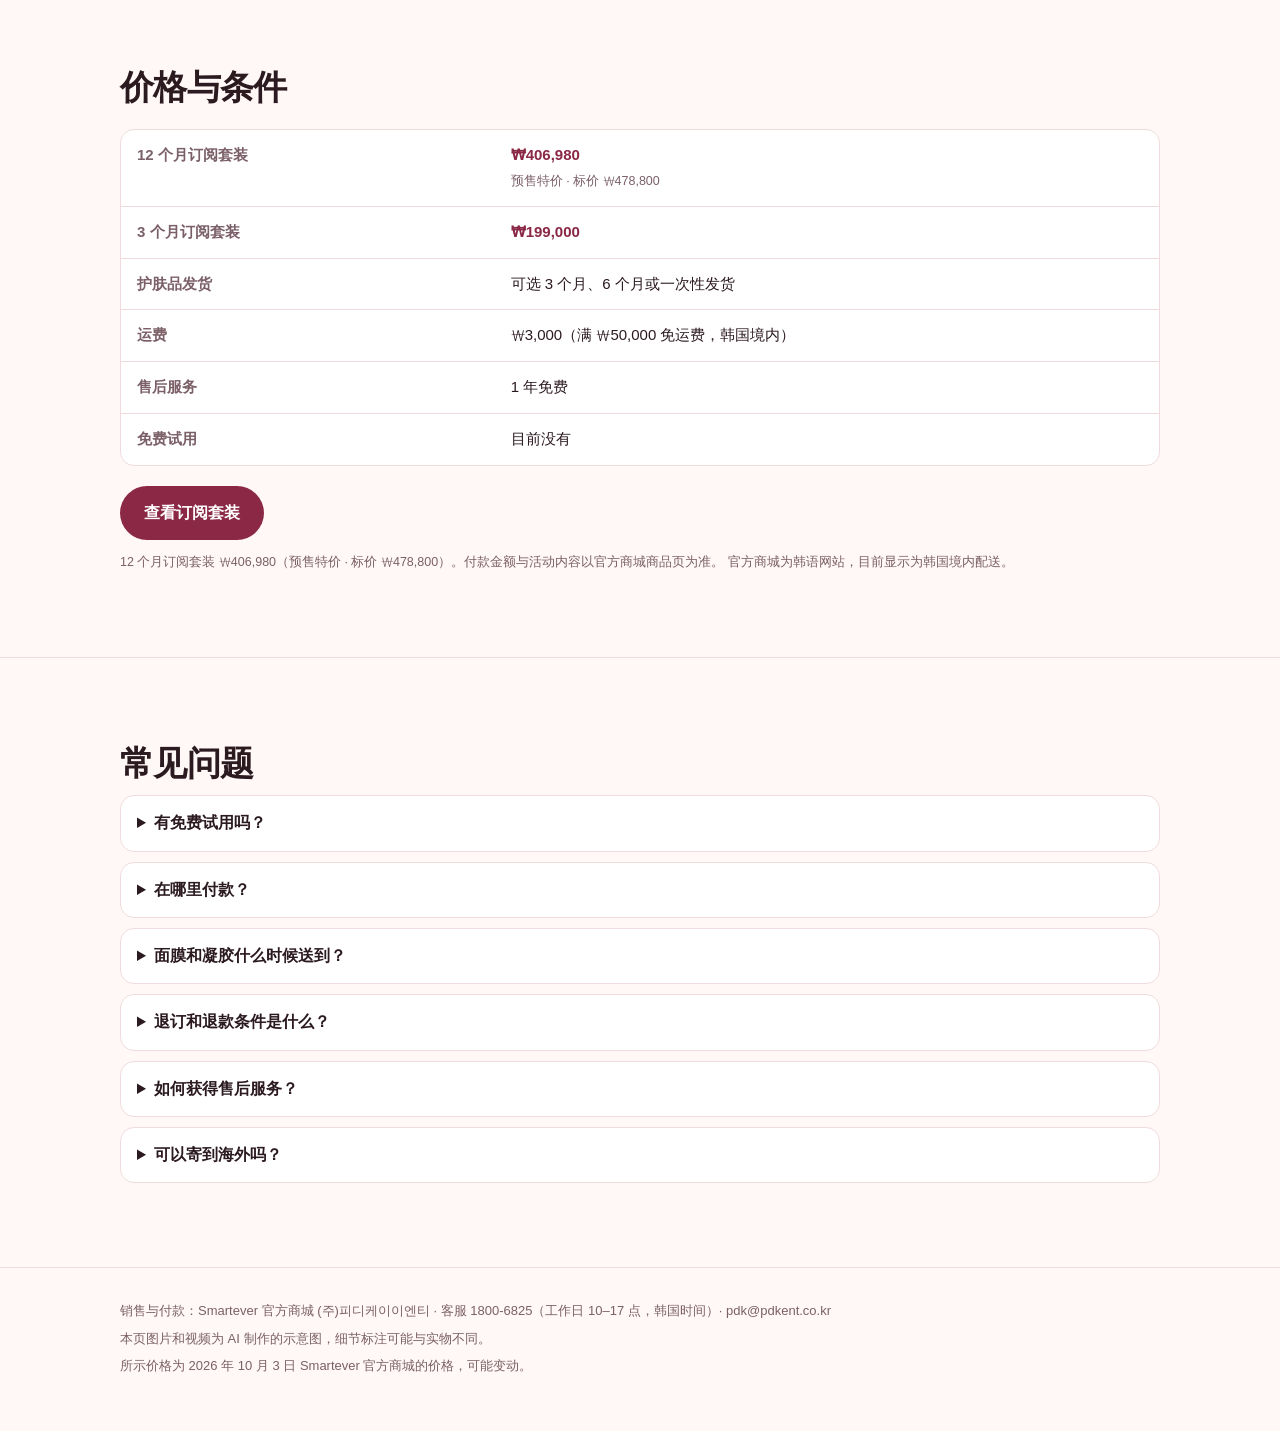
<file: zh/index.html>
<!doctype html>
<html lang="zh-Hans"><head><meta charset="utf-8"><meta name="viewport" content="width=device-width,initial-scale=1">
<title>Touch Tok｜一台仪器，五种居家护理</title><meta name="description" content="Touch Tok 美容仪搭配 PDRN 面膜与舒缓凝胶的 12 个月订阅套装。"><link rel="canonical" href="https://touchtok.kr/zh/"><meta property="og:url" content="https://touchtok.kr/zh/"><link rel="alternate" hreflang="ko" href="https://touchtok.kr/"><link rel="alternate" hreflang="en" href="https://touchtok.kr/en/"><link rel="alternate" hreflang="ja" href="https://touchtok.kr/ja/"><link rel="alternate" hreflang="zh-Hans" href="https://touchtok.kr/zh/"><link rel="alternate" hreflang="es" href="https://touchtok.kr/es/"><link rel="alternate" hreflang="vi" href="https://touchtok.kr/vi/"><link rel="alternate" hreflang="x-default" href="https://touchtok.kr/">
<meta property="og:type" content="website"><meta property="og:title" content="Touch Tok｜一台仪器，五种居家护理"><meta property="og:description" content="Touch Tok 美容仪搭配 PDRN 面膜与舒缓凝胶的 12 个月订阅套装。"><meta property="og:image" content="https://touchtok.kr/assets/og.jpg?v=5">
<link rel="stylesheet" href="../assets/site.css?v=5"></head><body><p class="legal">【提示】本产品并非用于预防或治疗疾病的医疗器械，而是辅助日常皮肤美容护理的普通皮肤美容仪（一般工业产品）。</p>
<header class="top"><div class="w"><a class="logo" href="./">Touch Tok</a><nav><a class="pc" href="#modes">5 种模式</a><a class="pc" href="#set">套装内容</a><a href="#price">价格</a></nav>
<details class="lang"><summary aria-label="Language"><svg width="14" height="14" viewBox="0 0 24 24" fill="none" stroke="currentColor" stroke-width="2" aria-hidden="true"><circle cx="12" cy="12" r="9"/><path d="M3 12h18M12 3c3 3.2 3 14.8 0 18M12 3c-3 3.2-3 14.8 0 18"/></svg>简体中文</summary><div><a href="../" lang="ko">한국어</a><a href="../en/" lang="en">English</a><a href="../ja/" lang="ja">日本語</a><a href="../zh/" lang="zh-Hans" aria-current="page">简体中文</a><a href="../es/" lang="es">Español</a><a href="../vi/" lang="vi">Tiếng Việt</a></div></details></div></header>
<main>
<section class="hero"><picture class="hbg"><source media="(min-width:800px)" srcset="../img/hero-wide.webp"><img src="../img/hero-tall.webp" alt="Touch Tok 美容仪、PDRN MASK PRO、PDRN BOOSTER SOOTHING GEL"></picture><span class="hcap">示意图</span>
<div class="w">
<div class="eyebrow">Touch Tok 美容仪 · 12 个月订阅</div>
<h1>一台仪器 <br>五种居家护理</h1>
<p class="lead">美容仪与 PDRN 面膜、舒缓凝胶一起送达的订阅套装。</p>
<div class="hbuy"><div class="price"><span class="fine">12 个月订阅套装 · 预售特价</span><b>₩406,980</b><span class="fine">标价 ₩478,800 · 在 Smartever 官方商城付款</span></div><a class="btn" href="https://smartever.co.kr/product/detail.html?product_no=33">查看订阅套装</a></div>
<p class="fine">1 年免费售后 · 满 ₩50,000 免运费 · 目前没有免费试用。 官方商城为韩语网站，目前显示为韩国境内配送。</p></div></section>
<section id="modes"><div class="w">
<h2>一键切换<br>5 种模式</h2>
<p class="lead">长按电源键开机，用 MODE 键选择模式，用 LEVEL 键选择 5 档强度。</p>
<ul class="mrow"><li><div class="shot"><video data-auto src="../img/mode-clean.mp4" poster="../img/mode-clean.jpg" aria-label="CLEAN · 清洁" muted loop playsinline preload="none"></video></div><span class="en">CLEAN</span><b>清洁</b><p>洁面后擦干水分再使用。使用温热与正离子的模式。</p></li><li><div class="shot"><video data-auto src="../img/mode-mask.mp4" poster="../img/mode-mask.jpg" aria-label="MASK · 面膜" muted loop playsinline preload="none"></video></div><span class="en">MASK</span><b>面膜</b><p>敷着面膜使用。使用负离子与 EMS 的模式。</p></li><li><div class="shot"><video data-auto src="../img/mode-lifting.mp4" poster="../img/mode-lifting.jpg" aria-label="LIFTING · 提拉" muted loop playsinline preload="none"></video></div><span class="en">LIFTING</span><b>提拉</b><p>结合 RF、EMS 与红光、绿光的模式。建议每周使用 2～3 次。</p></li><li><div class="shot"><video data-auto src="../img/mode-eyecare.mp4" poster="../img/mode-eyecare.jpg" aria-label="EYE CARE · 眼部护理" muted loop playsinline preload="none"></video></div><span class="en">EYE CARE</span><b>眼部护理</b><p>针对眼周调整 RF 与 EMS 强度的模式。</p></li><li><div class="shot"><video data-auto src="../img/mode-cool.mp4" poster="../img/mode-cool.jpg" aria-label="COOL · 冷却" muted loop playsinline preload="none"></video></div><span class="en">COOL</span><b>冷却</b><p>用冷却与蓝光收尾的模式。</p></li></ul><p class="fine">示意视频 · 模式名称与仪器上的标注一致。</p></div></section>
<section id="how"><div class="w two"><figure><div class="shot v9"><video src="../img/use.mp4" poster="../img/use.jpg" aria-label="在面膜上使用 Touch Tok" autoplay muted loop playsinline preload="metadata"></video></div><figcaption>示意视频（韩语字幕）</figcaption></figure><div>
<h2>敷上面膜<br>再用 Touch Tok</h2>
<p class="lead">敷上 PDRN MASK PRO，再用 Touch Tok 在面膜上缓慢移动。</p>
<ol><li>洁面后将面膜敷在脸上。</li><li>选择模式，在面膜上使用仪器。</li></ol>
<p class="fine">舒缓凝胶是与仪器搭配使用的凝胶型护肤品。详细使用步骤和注意事项请参照产品说明书。</p></div></div></section>
<section><div class="w"><h2>观看视频</h2><div class="film"><figure><div class="shot v16"><video src="../img/film.mp4" poster="../img/film.jpg" aria-label="Touch Tok 套装与使用场景" autoplay muted loop playsinline preload="metadata"></video></div><figcaption>示意视频（韩语字幕）</figcaption></figure></div></div></section>
<section id="set"><div class="w"><h2>套装内容</h2><p class="lead">一台仪器和两款专用护肤品。</p>
<div class="setfig"><figure><div class="shot a34"><img src="../img/set.webp" alt="Touch Tok 美容仪、PDRN MASK PRO、PDRN BOOSTER SOOTHING GEL" loading="lazy"></div><figcaption>示意图</figcaption></figure></div>
<div class="cards"><div class="card"><div class="ph"><img src="../img/device2.webp" alt="Touch Tok 美容仪" loading="lazy"></div><div class="tx"><h3>Touch Tok 美容仪</h3><p>5 种模式 · 5 档强度</p></div></div><div class="card"><div class="ph"><img src="../img/mask.webp" alt="PDRN MASK PRO" loading="lazy"></div><div class="tx"><h3>PDRN MASK PRO</h3><p>安瓶面膜</p></div></div><div class="card"><div class="ph"><img src="../img/gel.webp" alt="PDRN BOOSTER SOOTHING GEL" loading="lazy"></div><div class="tx"><h3>PDRN BOOSTER SOOTHING GEL</h3><p>凝胶型护肤品</p></div></div></div>
<p class="fine">图片为示意图。数量请以官方商城商品页为准。</p></div></section>
<section id="price"><div class="w"><h2>价格与条件</h2>
<table><tr><th>12 个月订阅套装</th><td><b>₩406,980</b><br><span class="fine">预售特价 · 标价 ₩478,800</span></td></tr>
<tr><th>3 个月订阅套装</th><td><b>₩199,000</b></td></tr>
<tr><th>护肤品发货</th><td>可选 3 个月、6 个月或一次性发货</td></tr>
<tr><th>运费</th><td>₩3,000（满 ₩50,000 免运费，韩国境内）</td></tr>
<tr><th>售后服务</th><td>1 年免费</td></tr>
<tr><th>免费试用</th><td>目前没有</td></tr></table>
<a class="btn" href="https://smartever.co.kr/product/detail.html?product_no=33">查看订阅套装</a>
<p class="fine" style="margin:12px 0 0">12 个月订阅套装 ₩406,980（预售特价 · 标价 ₩478,800）。付款金额与活动内容以官方商城商品页为准。 官方商城为韩语网站，目前显示为韩国境内配送。</p></div></section>
<section class="faq"><div class="w"><h2>常见问题</h2><details><summary>有免费试用吗？</summary><p>目前没有。</p></details><details><summary>在哪里付款？</summary><p>在 Smartever 官方商城（smartever.co.kr）付款。点击下方按钮进入商品页。商城为韩语。</p></details><details><summary>面膜和凝胶什么时候送到？</summary><p>下单时可选 3 个月、6 个月或一次性发货。</p></details><details><summary>退订和退款条件是什么？</summary><p>以官方商城商品页的说明为准。如有疑问，请联系客服 1800-6825（工作日 10–17 点，韩国时间）。</p></details><details><summary>如何获得售后服务？</summary><p>在官方销售渠道购买，可享 1 年免费售后。</p></details><details><summary>可以寄到海外吗？</summary><p>官方商城目前显示为韩国境内配送。海外下单前，请先在商品页确认。</p></details></div></section>
</main>
<footer><div class="w"><p>销售与付款：Smartever 官方商城 (주)피디케이이엔티 · 客服 1800-6825（工作日 10–17 点，韩国时间）· pdk@pdkent.co.kr</p><p>本页图片和视频为 AI 制作的示意图，细节标注可能与实物不同。</p><p>所示价格为 2026 年 10 月 3 日 Smartever 官方商城的价格，可能变动。</p></div></footer>
<div class="sticky"><a class="btn" href="https://smartever.co.kr/product/detail.html?product_no=33">查看订阅套装 · ₩406,980</a></div>
<script>(function(){var v=[].slice.call(document.querySelectorAll("video[data-auto]"));if(!("IntersectionObserver" in window)){v.forEach(function(x){x.controls=true});return}var o=new IntersectionObserver(function(es){es.forEach(function(e){if(e.isIntersecting){var p=e.target.play();if(p&&p.catch)p.catch(function(){})}else e.target.pause()})},{threshold:.5});v.forEach(function(x){o.observe(x)})})()</script></body></html>
</file>
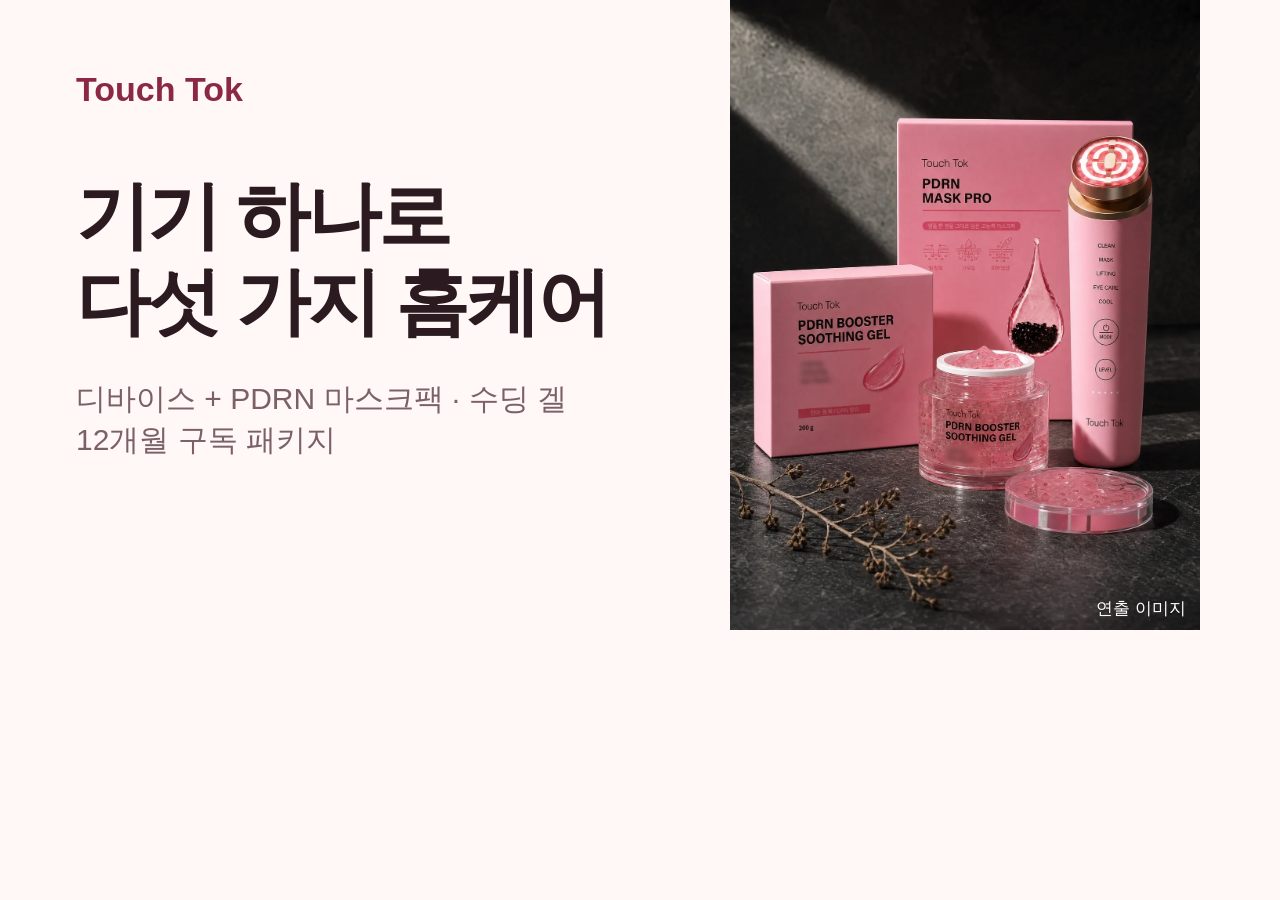
<file: assets/og.html>
<!doctype html><html lang="ko"><meta charset="utf-8"><body style="margin:0;width:1200px;height:630px;display:flex;background:#fff8f6;font-family:Pretendard,'Noto Sans KR',sans-serif;color:#2b1a20;word-break:keep-all">
<div style="flex:1;padding:70px 20px 0 76px"><div style="font-size:34px;font-weight:800;color:#8a2846">Touch Tok</div>
<div style="font-size:74px;font-weight:800;line-height:1.16;letter-spacing:-3px;margin-top:64px">기기 하나로<br>다섯 가지 홈케어</div>
<div style="font-size:30px;color:#7b6068;margin-top:34px">디바이스 + PDRN 마스크팩 · 수딩 겔<br>12개월 구독 패키지</div></div>
<div style="width:470px;height:630px;position:relative"><img src="../img/set.webp" style="width:100%;height:100%;object-fit:cover"><div style="position:absolute;right:14px;bottom:10px;font-size:17px;color:#fff">연출 이미지</div></div></body></html>
</file>
<file: assets/site.css>
:root{--bg:#fff8f6;--ink:#2b1a20;--mut:#7b6068;--pink:#f6ccd5;--rose:#cf6682;--berry:#8a2846;--line:#f0dcdf}
*{box-sizing:border-box}html{scroll-behavior:smooth}
body{margin:0;background:var(--bg);color:var(--ink);font:16px/1.65 Pretendard,"Apple SD Gothic Neo","Noto Sans KR","Malgun Gothic",sans-serif;word-break:keep-all;-webkit-font-smoothing:antialiased}
img,video{max-width:100%;display:block}a{color:inherit}
.w{max-width:1080px;margin:0 auto;padding:0 20px}
.draft{background:var(--ink);color:#fff;text-align:center;font-size:12px;padding:6px}
.legal{margin:0;background:#fff;color:var(--ink);border-bottom:1px solid var(--line);text-align:center;font-size:12.5px;line-height:1.5;padding:8px 20px}
.top{position:sticky;top:0;z-index:5;background:rgba(255,248,246,.92);backdrop-filter:blur(8px);border-bottom:1px solid var(--line)}
.top .w{display:flex;align-items:center;height:56px}
.logo{font-weight:800;font-size:19px;letter-spacing:-.02em;text-decoration:none;color:var(--berry);white-space:nowrap}
.top nav{margin-left:auto;display:flex;gap:18px;font-size:14px}.top nav a{text-decoration:none;color:var(--mut);white-space:nowrap}.top nav .pc{display:none}
.lang{position:relative;margin:0 0 0 14px;padding:0;border:0;background:none;border-radius:0}
.lang summary{list-style:none;display:flex;align-items:center;gap:6px;font-weight:600;font-size:13px;border:1px solid var(--line);border-radius:999px;padding:6px 12px;background:#fff;white-space:nowrap}
.lang summary::-webkit-details-marker{display:none}.lang summary::after{content:"▾";font-size:11px;color:var(--mut)}
.lang div{position:absolute;right:0;top:calc(100% + 8px);min-width:150px;background:#fff;border:1px solid var(--line);border-radius:14px;padding:6px;box-shadow:0 12px 30px rgba(43,26,32,.12)}
.lang a{display:block;padding:9px 12px;border-radius:9px;text-decoration:none;font-size:14px}.lang a[aria-current]{background:var(--bg);font-weight:700;color:var(--berry)}
.btn{display:inline-block;background:var(--berry);color:#fff;text-decoration:none;font-weight:700;padding:14px 24px;border-radius:999px;text-align:center}
section{padding:52px 0;border-top:1px solid var(--line)}
.hero{position:relative;border-top:0;padding:0;color:#fff;background:#1a1016;overflow:hidden}
.hbg img{position:absolute;left:0;bottom:-22vw;width:100%;height:auto;max-width:none;-webkit-mask-image:linear-gradient(180deg,transparent 0,#000 24%);mask-image:linear-gradient(180deg,transparent 0,#000 24%)}
.hero::after{content:"";position:absolute;inset:0;background:linear-gradient(180deg,rgba(22,10,20,.92) 0%,rgba(22,10,20,.78) 32%,rgba(22,10,20,.2) 54%,rgba(22,10,20,0) 72%,rgba(22,10,20,.5) 100%)}
.hero .w{position:relative;z-index:1;min-height:700px;min-height:calc(100svh - 56px);padding-top:28px;padding-bottom:90vw}
.hero .eyebrow{color:#ffc4d2}.hero .lead{color:rgba(255,255,255,.9);margin-bottom:16px}
.hero .price{background:rgba(255,255,255,.13);border-color:rgba(255,255,255,.3);-webkit-backdrop-filter:blur(10px);backdrop-filter:blur(10px);margin:0}
.hero .price b{color:#fff}.hero .price .fine{color:rgba(255,255,255,.85)}
.hero .btn{display:none;background:#fff;color:var(--berry)}.hero>.w>.fine{display:none;color:rgba(255,255,255,.82)}
.hcap{position:absolute;right:12px;bottom:80px;z-index:1;font-size:11px;color:rgba(255,255,255,.75)}
.setfig{max-width:520px;margin:0 0 6px}
.two{display:grid;gap:28px}
.eyebrow{color:var(--rose);font-weight:700;font-size:13px}
h1{font-size:38px;line-height:1.18;letter-spacing:-.03em;margin:10px 0 14px;font-weight:800}
h2{font-size:26px;line-height:1.28;letter-spacing:-.02em;margin:0 0 10px;font-weight:800}
h3{margin:0 0 4px;font-size:17px}
.lead{color:var(--mut);margin:0 0 20px;font-size:17px}
.price{background:#fff;border:1px solid var(--line);border-radius:14px;padding:14px 16px;margin:0 0 16px}
.price b{display:block;font-size:26px;letter-spacing:-.02em;color:var(--berry);line-height:1.3}
.fine{font-size:12.5px;color:var(--mut)}
figure{margin:0}figcaption{font-size:11.5px;color:var(--mut);margin-top:6px}
.shot{border-radius:20px;overflow:hidden;background:var(--pink)}.shot img,.shot video{width:100%;height:100%;object-fit:cover}
.a34{aspect-ratio:3/4}.a45{aspect-ratio:4/5}.a45 img{object-position:50% 62%}.a11{aspect-ratio:1/1}.v16{aspect-ratio:16/9}
.v9{aspect-ratio:9/16;max-width:340px;margin:0 auto}
.mrow{list-style:none;padding:0 20px 4px;margin:22px -20px 12px;display:flex;gap:12px;overflow-x:auto;scroll-snap-type:x mandatory;scroll-padding:0 20px;-webkit-overflow-scrolling:touch;scrollbar-width:none}
.mrow::-webkit-scrollbar{display:none}
.mrow li{flex:0 0 64%;max-width:260px;scroll-snap-align:start;background:#fff;border:1px solid var(--line);border-radius:18px;overflow:hidden;padding-bottom:14px}
.mrow .shot{border-radius:0;aspect-ratio:9/16}
.mrow .en{display:block;font-weight:800;font-size:12px;letter-spacing:.06em;color:var(--berry);margin:12px 14px 0}
.mrow b{display:block;margin:0 14px;font-size:16px}
.mrow p{margin:4px 14px 0;color:var(--mut);font-size:13.5px;line-height:1.5}
ol{padding-left:20px;margin:0 0 14px}ol li{margin:6px 0}
.cards{display:grid;gap:14px;margin:22px 0 14px}
.card{display:flex;align-items:center;background:#fff;border:1px solid var(--line);border-radius:18px;overflow:hidden;text-decoration:none}
.card .ph{aspect-ratio:1/1;background:var(--pink);width:112px;flex:none}.card .ph img{width:100%;height:100%;object-fit:cover}
.card .tx{padding:14px 16px}.card p{margin:0;color:var(--mut);font-size:14px}.card b{color:var(--berry)}
table{width:100%;border-collapse:separate;border-spacing:0;background:#fff;border:1px solid var(--line);border-radius:14px;overflow:hidden;margin:20px 0}
th,td{text-align:left;padding:13px 16px;border-bottom:1px solid var(--line);font-size:15px;vertical-align:top}
th{width:36%;font-weight:600;color:var(--mut)}tr:last-child th,tr:last-child td{border-bottom:0}td b{color:var(--berry)}
.faq details{background:#fff;border:1px solid var(--line);border-radius:14px;padding:14px 16px;margin-top:10px}
summary{font-weight:700;cursor:pointer}.faq details p{margin:8px 0 0;color:var(--mut)}
footer{padding:32px 0 104px;border-top:1px solid var(--line);font-size:13px;color:var(--mut)}footer p{margin:0 0 6px}
.sticky{position:fixed;left:0;right:0;bottom:0;padding:10px 16px calc(10px + env(safe-area-inset-bottom));background:rgba(255,248,246,.95);backdrop-filter:blur(8px);border-top:1px solid var(--line);z-index:6}
.sticky .btn{display:block}
html:lang(en) body,html:lang(es) body,html:lang(vi) body{font-family:system-ui,-apple-system,"Segoe UI",Roboto,"Helvetica Neue",Arial,sans-serif}
html:lang(en) h1,html:lang(es) h1,html:lang(vi) h1{font-size:33px;letter-spacing:-.02em}
html:lang(ja) body{font-family:"Hiragino Sans","Yu Gothic UI",Meiryo,"Noto Sans JP","Noto Sans CJK JP",sans-serif;word-break:normal;line-break:strict}
html:lang(zh) body{font-family:"PingFang SC","Microsoft YaHei","Noto Sans SC","Noto Sans CJK SC",sans-serif;word-break:normal}
@media(min-width:800px){.top nav .pc{display:inline}.hero::after{background:linear-gradient(180deg,rgba(22,10,20,.9) 0%,rgba(22,10,20,.62) 26%,rgba(22,10,20,.12) 44%,rgba(22,10,20,0) 74%,rgba(22,10,20,.45) 100%)}
.hero .w{min-height:0;padding-top:52px;padding-bottom:38.5vw;text-align:center}
.hbg img{bottom:0}.hero h1 br{display:none}.hero .lead{max-width:640px;margin:0 auto 20px}
.hbuy{display:flex;justify-content:center;align-items:center;gap:14px}.hero .price{text-align:left;padding:10px 18px}.hero .btn{display:inline-block}
.hero>.w>.fine{display:block;position:absolute;left:20px;right:20px;bottom:18px;margin:0}.hcap{bottom:12px}.two{grid-template-columns:1fr 1fr;gap:56px;align-items:center}
h1{font-size:56px}h2{font-size:34px}section{padding:84px 0}.cards{grid-template-columns:repeat(3,1fr)}
html:lang(en) h1,html:lang(es) h1,html:lang(vi) h1{font-size:40px}html:lang(ja) h1{font-size:50px}
.mrow{margin:28px 0 12px;padding:0;display:grid;grid-template-columns:repeat(5,1fr);overflow:visible}.mrow li{max-width:none}
.card{display:block}.card .ph{width:auto}.sticky{display:none}footer{padding-bottom:48px}.film{max-width:880px}}

/* skincare */
#skincare .eyebrow{display:block;font-weight:800;font-size:12px;letter-spacing:.08em;color:var(--berry);margin:0 0 8px}
#skincare .sk{display:grid;gap:22px;margin:26px 0 8px;align-items:start}
#skincare .sk figure{margin:0;max-width:420px}
#skincare .skt h3{font-size:20px;line-height:1.3;margin:0 0 10px}
#skincare .skt p{color:var(--mut);margin:0 0 12px}
#skincare .chips{list-style:none;padding:0;margin:0 0 14px;display:flex;flex-wrap:wrap;gap:6px}
#skincare .chips li{font-size:12.5px;padding:5px 10px;border-radius:999px;background:var(--pink);color:var(--berry);font-weight:600}
#skincare .kv{list-style:none;padding:0;margin:0 0 14px;display:grid;gap:8px}
#skincare .kv li{background:#fff;border:1px solid var(--line);border-radius:12px;padding:10px 12px;font-size:13.5px;color:var(--mut);line-height:1.5}
#skincare .kv b{display:block;color:inherit;color:#222;margin-bottom:2px}
#skincare ol li{margin:0 0 6px;line-height:1.55}
#skincare .nums{display:grid;grid-template-columns:repeat(4,1fr);gap:8px;margin:8px 0 0}
#skincare .nums span{display:block;text-align:center;background:#fff;border:1px solid var(--line);border-radius:12px;padding:10px 4px;font-size:11.5px;color:var(--mut)}
#skincare .nums b{display:block;font-size:18px;color:var(--berry)}
#skincare .func{background:#fff;border:1px solid var(--line);border-left:4px solid var(--berry);border-radius:12px;padding:12px 14px;margin:0 0 14px}
#skincare .func b{display:block;margin-bottom:4px}
#skincare .func p{margin:0;font-size:13px;color:var(--mut)}
#skincare .routine{display:grid;gap:18px;margin-top:30px;padding-top:26px;border-top:1px solid var(--line)}
#skincare .routine figure{margin:0;max-width:320px}
@media(min-width:800px){#skincare .sk{grid-template-columns:5fr 7fr;gap:36px}#skincare .sk.rev figure{order:2}#skincare .routine{grid-template-columns:4fr 8fr;align-items:center}}
</file>
